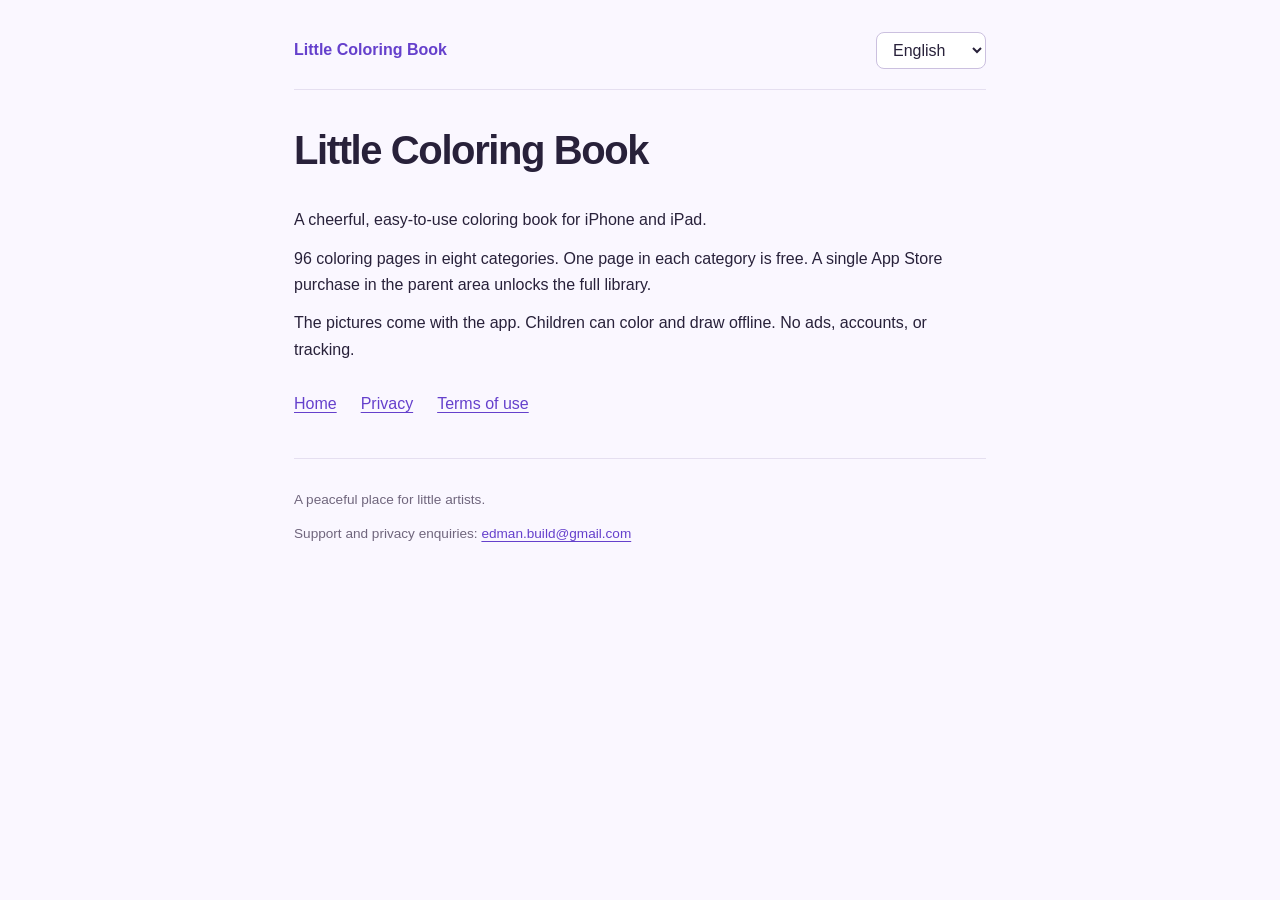
<file: index.html>
<!doctype html>
<html lang="fi">
<head><meta charset="utf-8"><meta name="viewport" content="width=device-width,initial-scale=1"><meta name="color-scheme" content="light"><title>Pikku Värityskirja</title><meta name="description" content="Pikku Värityskirja — tietosuoja ja käyttöehdot."><link rel="stylesheet" href="style.css"></head>
<body><main><header><a id="brand" class="brand" href="index.html">Pikku Värityskirja</a><select id="language" aria-label="Kieli"><option value="fi">Suomi</option><option value="en">English</option><option value="es">Español</option><option value="zh-Hans">简体中文</option><option value="hi">हिन्दी</option><option value="ar">العربية</option></select></header><article id="content"><h1>Pikku Värityskirja</h1><p>Iloinen ja helppokäyttöinen värityskirja iPhonelle ja iPadille.</p><p>96 värityskuvaa kahdeksassa kategoriassa. Yksi kuva jokaisesta kategoriasta on ilmainen, ja koko kirjasto avataan yhdellä App Store -ostolla aikuisen osiossa.</p><p>Kuvat kulkevat sovelluksen mukana. Lapsi voi värittää ja piirtää ilman verkkoyhteyttä. Ei mainoksia, käyttäjätilejä tai seurantaa.</p></article><nav aria-label="Pages"><a data-page="index" href="index.html">Etusivu</a><a data-page="privacy" href="privacy.html">Tietosuoja</a><a data-page="terms" href="terms.html">Käyttöehdot</a></nav><footer id="footer"><p>Rauhallinen paikka pienille taiteilijoille.</p><p>Tuki ja tietosuojakysymykset: <a href="mailto:edman.build@gmail.com">edman.build@gmail.com</a></p></footer></main><script>const translations = {"fi": {"name": "Pikku Värityskirja", "language": "Kieli", "home": "Etusivu", "privacy": "Tietosuoja", "terms": "Käyttöehdot", "updated": "Päivitetty 18.10.2026", "footer": "Rauhallinen paikka pienille taiteilijoille.", "intro": "Iloinen ja helppokäyttöinen värityskirja iPhonelle ja iPadille.", "homebody": ["96 värityskuvaa kahdeksassa kategoriassa. Yksi kuva jokaisesta kategoriasta on ilmainen, ja koko kirjasto avataan yhdellä App Store -ostolla aikuisen osiossa.", "Kuvat kulkevat sovelluksen mukana. Lapsi voi värittää ja piirtää ilman verkkoyhteyttä. Ei mainoksia, käyttäjätilejä tai seurantaa."], "privacybody": [["Mitä sovellus tallentaa?", "Väritykset ja piirrokset tallennetaan laitteen sovellustallennukseen. Sovellus ei lähetä piirroksia tai henkilötietoja meille. Emme ylläpidä käyttäjätilejä emmekä käytä mainos- tai analytiikkapalveluita."], ["Tekoälykuvat", "Värityskuvat on luotu etukäteen tekoälyn avulla ja toimitetaan sovelluksen mukana. Sovellus ei lähetä lapsen kuvia, tekstiä tai muita tietoja tekoälypalveluun. Sovelluksessa ei ole tekoälykeskustelua."], ["Ostot", "Apple käsittelee sovelluksen sisäiset maksut ja niihin liittyvät tilitiedot. Sovellus tarkistaa StoreKitin avulla, onko koko kirjasto ostettu. Emme saa maksukorttisi tietoja. Ostoihin ja ostosten palauttamiseen tarvitaan verkkoyhteys."], ["Tietojen poistaminen ja varmuuskopiot", "Piirroksen voi poistaa sovelluksessa. Sovelluksen poistaminen poistaa sen paikalliset tiedot. Laitteen omat varmuuskopiot voivat sisältää sovelluksen tietoja; hallitset niitä Applen laite- ja iCloud-asetuksissa. Sovelluksella ei ole omaa pilvitallennusta."], ["Lapset ja vanhempien osio", "Ostot, ostosten palautus ja sovelluksen ulkopuoliset linkit ovat aikuisen osiossa vanhempainportin takana. Portti ei kerää ikää tai henkilöllisyystietoja."], ["Kuvan jakaminen", "Aikuinen voi jakaa valmiin värityksen iOS:n jakovalikosta vanhempainportin jälkeen. Kuva siirretään vain valittuun sovellukseen tai palveluun. Kuvassa ei ole piilotettuja henkilö- tai sijaintitietoja. Valitun palvelun oma tietosuojaseloste koskee sen kautta lähetettyä kuvaa."], ["Tämä verkkosivusto", "Sivusto ei käytä evästeitä, analytiikkaa tai mainontaa. GitHub Pages toimii sivuston palveluntarjoajana ja voi käsitellä verkkopyyntöjen teknisiä tietoja, kuten IP-osoitteita, oman tietosuojaselosteensa mukaisesti."], ["Muutokset", "Tietosuojaseloste päivitetään, jos sovelluksen tietojenkäsittely muuttuu. Sivun alussa näkyy viimeisin päivityspäivä."]], "termsbody": [["Sovelluksen käyttö", "Pikku Värityskirja on tarkoitettu henkilökohtaiseen ja perheen käyttöön. Ilmaisia kuvia voi värittää ilman ostosta. Aikuinen vastaa lapsen käytön ohjaamisesta ja ostojen hyväksymisestä."], ["Koko kuvakirjasto", "Koko kirjasto sisältää 96 värityskuvaa kahdeksassa kategoriassa. Kahdeksan kuvaa on ilmaisia. Yksi kertamaksullinen App Store -osto avaa muut kuvat. Kyseessä ei ole jatkuva tilaus. Hinta näkyy sovelluksen aikuisen osiossa ja vahvistetaan Applen ostoikkunassa."], ["Ostojen palautus ja hyvitykset", "Voit palauttaa aiemman ostoksen samalla Apple-tilillä aikuisen osion Palauta ostokset -painikkeella. Apple käsittelee maksut ja palautuspyynnöt ehtojensa mukaisesti. Sovellettava kuluttajansuoja säilyy. Hyvitys tai ostoksen peruuttaminen voi poistaa koko kirjaston käyttöoikeuden."], ["Paikalliset piirrokset", "Piirrokset tallennetaan laitteelle. Niiden säilyminen riippuu laitteesta ja sen varmuuskopioista. Sovelluksella ei ole omaa pilvitallennusta eikä piirrosten palautuspalvelua."], ["Kuvat ja jakaminen", "Voit värittää kuvia henkilökohtaiseen käyttöön. Älä myy tai jaa sovelluksen alkuperäistä kuvakirjastoa sellaisenaan."], ["Ehtojen muutokset", "Sovellusta ja näitä ehtoja voidaan päivittää. Ajantasaiset ehdot julkaistaan tällä sivulla. Nämä ehdot eivät rajoita pakottavaan lainsäädäntöön perustuvia oikeuksiasi."]], "contact": "Tuki ja tietosuojakysymykset", "github": "GitHubin tietosuojaseloste"}, "en": {"name": "Little Coloring Book", "language": "Language", "home": "Home", "privacy": "Privacy", "terms": "Terms of use", "updated": "Updated October 18, 2026", "footer": "A peaceful place for little artists.", "intro": "A cheerful, easy-to-use coloring book for iPhone and iPad.", "homebody": ["96 coloring pages in eight categories. One page in each category is free. A single App Store purchase in the parent area unlocks the full library.", "The pictures come with the app. Children can color and draw offline. No ads, accounts, or tracking."], "privacybody": [["What does the app store?", "Colorings and drawings are saved in the app’s storage on your device. The app does not send drawings or personal information to us. We do not operate user accounts or use advertising or analytics services."], ["AI-generated pictures", "The coloring pictures are created in advance using AI and included in the app. The app does not send children’s pictures, text, or other information to an AI service. It has no AI chat."], ["Purchases", "Apple processes in-app payments and related account information. The app uses StoreKit to check whether the full library has been purchased. We do not receive your payment card details. Purchases and restoring purchases require an internet connection."], ["Deleting data and backups", "You can delete a drawing within the app. Deleting the app removes its local data. Device backups may contain app data; you manage these in Apple’s device and iCloud settings. The app does not provide its own cloud storage."], ["Children and the parent area", "Purchases, purchase restoration, and links outside the app are in a parent area protected by a parental gate. The gate does not collect age or identity information."], ["Sharing a picture", "After the parent check, a grown-up can share a finished picture using the iOS share sheet. The picture goes only to the app or service they choose and contains no hidden personal or location data. The selected service’s privacy policy applies to pictures sent through it."], ["This website", "This site uses no cookies, analytics, or advertising. GitHub Pages hosts the site and may process technical request information, such as IP addresses, under its own privacy statement."], ["Changes", "We will update this policy if the app’s data practices change. The most recent update date appears at the top of this page."]], "termsbody": [["Using the app", "Little Coloring Book is intended for personal and family use. Free pictures can be colored without making a purchase. An adult is responsible for supervising children’s use and approving purchases."], ["The full library", "The full library contains 96 coloring pages in eight categories. Eight pages are free. A single, non-recurring App Store purchase unlocks the remaining pages. This is not a subscription. The price is shown in the parent area and confirmed in Apple’s purchase sheet."], ["Restoring purchases and refunds", "You can restore a previous purchase using the same Apple Account and the Restore purchases button in the parent area. Apple handles payments and refund requests under its terms. Applicable consumer rights remain in effect. A refund or revocation may remove access to the full library."], ["Local drawings", "Drawings are saved on the device. Keeping them depends on the device and its backups. The app does not provide its own cloud storage or drawing recovery service."], ["Pictures and sharing", "You may color the pictures for personal use. Do not sell or redistribute the app’s original picture library as it is."], ["Changes to these terms", "The app and these terms may be updated. Current terms are published on this page. These terms do not limit any rights you have under mandatory law."]], "contact": "Support and privacy enquiries", "github": "GitHub Privacy Statement"}, "es": {"name": "Mi libro de colorear", "language": "Idioma", "home": "Inicio", "privacy": "Privacidad", "terms": "Condiciones de uso", "updated": "Actualizado el 18 de octubre de 2026", "footer": "Un espacio tranquilo para pequeños artistas.", "intro": "Un alegre libro para colorear en iPhone y iPad, muy fácil de usar.", "homebody": ["96 láminas para colorear en ocho categorías. Una lámina de cada categoría es gratuita. Una sola compra en el App Store, desde la sección para adultos, desbloquea toda la biblioteca.", "Las imágenes vienen incluidas en la app. Los niños pueden colorear y dibujar sin conexión. Sin anuncios, cuentas ni seguimiento."], "privacybody": [["¿Qué guarda la app?", "Los dibujos se guardan en el almacenamiento de la app en el dispositivo. La app no nos envía dibujos ni datos personales. No ofrecemos cuentas de usuario ni utilizamos servicios de publicidad o analítica."], ["Imágenes creadas con IA", "Las imágenes para colorear se crean previamente con inteligencia artificial y se incluyen en la app. La app no envía imágenes, textos ni otros datos de los niños a servicios de IA. No incluye un chat con IA."], ["Compras", "Apple gestiona los pagos dentro de la app y la información de la cuenta relacionada. La app utiliza StoreKit para comprobar si se ha comprado la biblioteca completa. No recibimos los datos de tu tarjeta. Las compras y su restauración requieren conexión a internet."], ["Eliminar datos y copias de seguridad", "Puedes eliminar un dibujo desde la app. Al eliminar la app se borran sus datos locales. Las copias de seguridad del dispositivo pueden incluir datos de la app; se gestionan en los ajustes del dispositivo y de iCloud de Apple. La app no ofrece almacenamiento propio en la nube."], ["Niños y sección para adultos", "Las compras, su restauración y los enlaces externos se encuentran en una sección para adultos protegida por un control parental. Este control no recopila datos de edad ni de identidad."], ["Compartir un dibujo", "Después de superar la comprobación para adultos, una persona adulta puede compartir el dibujo terminado desde el menú de iOS. El dibujo solo se envía a la aplicación o al servicio elegido y no contiene datos personales ni de ubicación ocultos. Al enviarlo, se aplica la política de privacidad de ese servicio."], ["Este sitio web", "Este sitio no utiliza cookies, analítica ni publicidad. Está alojado en GitHub Pages, que puede tratar información técnica de las solicitudes, como direcciones IP, conforme a su propia declaración de privacidad."], ["Cambios", "Actualizaremos esta política si cambia el tratamiento de datos de la app. La fecha de la última actualización aparece al principio de esta página."]], "termsbody": [["Uso de la app", "Mi libro de colorear está pensado para uso personal y familiar. Se puede colorear las láminas gratuitas sin realizar ninguna compra. Un adulto debe supervisar el uso por parte de los niños y aprobar las compras."], ["La biblioteca completa", "La biblioteca completa contiene 96 láminas en ocho categorías. Ocho son gratuitas. Una sola compra en el App Store desbloquea las demás. No es una suscripción. El precio se muestra en la sección para adultos y se confirma en la ventana de compra de Apple."], ["Restauración de compras y reembolsos", "Puedes restaurar una compra anterior con la misma Cuenta de Apple mediante el botón Restaurar compras de la sección para adultos. Apple gestiona los pagos y las solicitudes de reembolso conforme a sus condiciones. Se mantienen los derechos de los consumidores que correspondan. Un reembolso o la revocación de una compra puede retirar el acceso a la biblioteca completa."], ["Dibujos guardados en el dispositivo", "Los dibujos se guardan en el dispositivo. Su conservación depende del dispositivo y de sus copias de seguridad. La app no ofrece almacenamiento propio en la nube ni un servicio de recuperación de dibujos."], ["Imágenes y distribución", "Puedes colorear las imágenes para uso personal. No vendas ni redistribuyas la biblioteca de imágenes originales de la app tal como se ofrece."], ["Cambios en las condiciones", "La app y estas condiciones pueden actualizarse. Las condiciones vigentes se publican en esta página. Estas condiciones no limitan los derechos que te reconozca la legislación imperativa."]], "contact": "Asistencia y consultas sobre privacidad", "github": "Declaración de privacidad de GitHub"}, "zh-Hans": {"name": "小小涂色书", "language": "语言", "home": "首页", "privacy": "隐私政策", "terms": "使用条款", "updated": "更新日期：2026年10月18日", "footer": "给小小艺术家的安静创作空间。", "intro": "适用于 iPhone 和 iPad 的趣味涂色书，简单易用。", "homebody": ["八个主题，共96张涂色图。每个主题有一张免费图片。家长可在家长专区通过 App Store 一次购买，解锁完整图库。", "图片已包含在应用中，孩子可以离线涂色和绘画。无广告，无需注册，不进行用户追踪。"], "privacybody": [["应用保存哪些数据？", "涂色作品和绘画保存在设备上的应用存储空间中。应用不会向我们发送作品或个人信息。我们不提供用户账户，也不使用广告或数据分析服务。"], ["AI 生成的图片", "涂色图片由 AI 预先生成，并随应用提供。应用不会将孩子的图片、文字或其他信息发送给 AI 服务，也不提供 AI 聊天功能。"], ["购买", "Apple 负责处理应用内付款及相关账户信息。应用通过 StoreKit 核验是否已购买完整图库。我们不会收到您的银行卡信息。购买和恢复购买需要联网。"], ["删除数据与备份", "您可以在应用内删除作品。删除应用也会删除其本地数据。设备备份可能包含应用数据，您可以在 Apple 的设备设置和 iCloud 设置中管理这些备份。应用不提供独立的云存储服务。"], ["儿童与家长专区", "购买、恢复购买以及应用外链接均位于设有家长验证的专区内。家长验证不会收集年龄或身份信息。"], ["分享画作", "通过家长验证后，成人可以使用 iOS 分享菜单分享完成的画作。图片只会发送到所选的应用或服务，不含隐藏的个人信息或位置信息。通过其他服务发送图片时，适用该服务的隐私政策。"], ["本网站", "本网站不使用 Cookie、数据分析或广告服务。网站由 GitHub Pages 托管，GitHub 可能按照其隐私声明处理 IP 地址等网络请求技术信息。"], ["政策更新", "如果应用的数据处理方式发生变化，我们会更新本政策。最近更新日期显示在页面顶部。"]], "termsbody": [["使用应用", "小小涂色书供个人及家庭使用。免费图片无需购买即可涂色。请由成年人指导儿童使用并批准购买。"], ["完整图库", "完整图库包括八个主题的96张涂色图，其中八张免费。通过 App Store 一次购买即可解锁其余图片，无需订阅。价格显示在家长专区，并在 Apple 的购买确认窗口中确认。"], ["恢复购买与退款", "使用同一个 Apple 账户，在家长专区点击“恢复购买”即可恢复之前的购买。Apple 按照其条款处理付款和退款申请。您依法享有的消费者权利不受影响。退款或购买被撤销后，完整图库的访问权限可能会被移除。"], ["本地作品", "作品保存在设备上，能否保留取决于设备及其备份。应用不提供独立的云存储或作品恢复服务。"], ["图片使用与分享", "您可以将图片用于个人涂色。请勿将应用提供的原始图库原样出售或重新分发。"], ["条款更新", "应用及本条款可能更新。最新条款将在本页面发布。本条款不限制您依据强制性法律规定享有的任何权利。"]], "contact": "支持与隐私咨询", "github": "GitHub 隐私声明"}, "hi": {"name": "नन्ही रंगों की किताब", "language": "भाषा", "home": "मुखपृष्ठ", "privacy": "गोपनीयता", "terms": "उपयोग की शर्तें", "updated": "आखिरी अपडेट: 18 अक्टूबर 2026", "footer": "नन्हे कलाकारों के लिए एक शांत जगह।", "intro": "iPhone और iPad के लिए रंग भरने की एक मज़ेदार और आसान किताब।", "homebody": ["आठ श्रेणियों में रंग भरने के लिए 96 चित्र। हर श्रेणी का एक चित्र मुफ़्त है। अभिभावकों वाले भाग से App Store पर एक बार खरीदकर पूरा संग्रह खोला जा सकता है।", "चित्र ऐप में ही शामिल हैं। बच्चे बिना इंटरनेट के रंग भर सकते हैं और चित्र बना सकते हैं। कोई विज्ञापन, खाता या ट्रैकिंग नहीं।"], "privacybody": [["ऐप क्या सहेजता है?", "रंगे हुए चित्र और बनाई गई कलाकृतियाँ आपके डिवाइस पर ऐप के स्टोरेज में सहेजी जाती हैं। ऐप हमें चित्र या निजी जानकारी नहीं भेजता। हम उपयोगकर्ता खाते नहीं बनाते और विज्ञापन या उपयोग के आँकड़ों का विश्लेषण करने वाली सेवाएँ इस्तेमाल नहीं करते।"], ["AI से बनाए गए चित्र", "रंग भरने के चित्र पहले से AI की मदद से बनाए जाते हैं और ऐप में शामिल होते हैं। ऐप बच्चों के चित्र, लिखी हुई बातें या दूसरी जानकारी किसी AI सेवा को नहीं भेजता। इसमें AI से बातचीत करने की सुविधा नहीं है।"], ["खरीदारी", "ऐप के भीतर किए गए भुगतानों और उनसे जुड़ी खाते की जानकारी को Apple संभालता है। पूरा संग्रह खरीदा गया है या नहीं, यह जाँचने के लिए ऐप StoreKit का उपयोग करता है। हमें आपके भुगतान कार्ड की जानकारी नहीं मिलती। खरीदारी करने और पिछली खरीदारी बहाल करने के लिए इंटरनेट चाहिए।"], ["डेटा मिटाना और बैकअप", "आप ऐप में किसी चित्र को मिटा सकते हैं। ऐप हटाने पर उसका स्थानीय डेटा भी मिट जाता है। डिवाइस के बैकअप में ऐप का डेटा हो सकता है; इन्हें Apple की डिवाइस और iCloud सेटिंग्स में संभाला जा सकता है। ऐप की अपनी क्लाउड स्टोरेज सेवा नहीं है।"], ["बच्चे और अभिभावकों वाला भाग", "खरीदारी, पिछली खरीदारी बहाल करने की सुविधा और ऐप से बाहर के लिंक अभिभावकों वाले भाग में हैं। वहाँ जाने के लिए अभिभावक जाँच पूरी करनी होती है। इस जाँच में उम्र या पहचान की जानकारी नहीं ली जाती।"], ["चित्र भेजना", "अभिभावक जाँच पूरी करने के बाद कोई वयस्क iOS के शेयर मेन्यू से पूरा किया हुआ चित्र भेज सकता है। चित्र केवल चुने गए ऐप या सेवा में जाता है। उसमें छिपी हुई निजी या स्थान की जानकारी नहीं होती। उस सेवा से चित्र भेजने पर उसकी अपनी गोपनीयता नीति लागू होती है।"], ["यह वेबसाइट", "यह वेबसाइट कुकी, विश्लेषण सेवा या विज्ञापन इस्तेमाल नहीं करती। इसे GitHub Pages पर होस्ट किया गया है। GitHub अपनी गोपनीयता नीति के अनुसार IP पते जैसी वेब अनुरोधों की तकनीकी जानकारी संसाधित कर सकता है।"], ["बदलाव", "ऐप में डेटा के इस्तेमाल का तरीका बदलने पर हम यह नीति अपडेट करेंगे। पृष्ठ के ऊपर आखिरी अपडेट की तारीख दी गई है।"]], "termsbody": [["ऐप का उपयोग", "नन्ही रंगों की किताब निजी और पारिवारिक उपयोग के लिए है। मुफ़्त चित्रों में रंग भरने के लिए खरीदारी ज़रूरी नहीं है। बच्चों के उपयोग की निगरानी और खरीदारी की मंज़ूरी की ज़िम्मेदारी किसी वयस्क की है।"], ["चित्रों का पूरा संग्रह", "पूरे संग्रह में आठ श्रेणियों के 96 चित्र हैं। इनमें आठ चित्र मुफ़्त हैं। App Store पर एक बार भुगतान करने से बाकी चित्र खुल जाते हैं। यह सदस्यता नहीं है और कोई नियमित शुल्क नहीं लगता। कीमत अभिभावकों वाले भाग में दिखती है और Apple की खरीदारी स्क्रीन पर उसकी पुष्टि होती है।"], ["खरीदारी बहाल करना और रिफंड", "उसी Apple खाते से अभिभावकों वाले भाग में खरीदारी बहाल करने का बटन दबाकर आप अपनी पिछली खरीदारी वापस पा सकते हैं। भुगतान और रिफंड के अनुरोध Apple की शर्तों के अनुसार Apple संभालता है। लागू उपभोक्ता अधिकार बने रहते हैं। रिफंड या खरीदारी रद्द होने पर पूरे संग्रह का इस्तेमाल बंद हो सकता है।"], ["डिवाइस पर सहेजे गए चित्र", "चित्र डिवाइस पर सहेजे जाते हैं। उनका सुरक्षित रहना डिवाइस और उसके बैकअप पर निर्भर करता है। ऐप की अपनी क्लाउड स्टोरेज या मिटे हुए चित्र वापस लाने की सेवा नहीं है।"], ["चित्रों का उपयोग और साझा करना", "आप निजी उपयोग के लिए चित्रों में रंग भर सकते हैं। ऐप के मूल चित्र-संग्रह को उसी रूप में न बेचें और न दोबारा वितरित करें।"], ["शर्तों में बदलाव", "ऐप और इन शर्तों को अपडेट किया जा सकता है। मौजूदा शर्तें इसी पृष्ठ पर प्रकाशित की जाती हैं। ये शर्तें लागू अनिवार्य कानून के तहत मिले आपके अधिकारों को सीमित नहीं करतीं।"]], "contact": "सहायता और गोपनीयता से जुड़े सवाल", "github": "GitHub की गोपनीयता नीति"}, "ar": {"name": "كتابي للتلوين", "language": "اللغة", "home": "الرئيسية", "privacy": "الخصوصية", "terms": "شروط الاستخدام", "updated": "آخر تحديث: 18 أكتوبر 2026", "footer": "مساحة هادئة للفنانين الصغار.", "intro": "كتاب تلوين مبهج وسهل الاستخدام لأجهزة iPhone وiPad.", "homebody": ["96 صفحة تلوين موزعة على ثماني فئات. صفحة واحدة من كل فئة مجانية. يمكن فتح المكتبة الكاملة بعملية شراء واحدة من App Store في قسم الوالدين.", "الصور مرفقة بالتطبيق، ويمكن للأطفال التلوين والرسم دون اتصال بالإنترنت. لا إعلانات ولا حسابات ولا تتبع."], "privacybody": [["ما الذي يحفظه التطبيق؟", "تُحفظ الرسومات وأعمال التلوين في مساحة تخزين التطبيق على جهازك. لا يرسل التطبيق إلينا الرسومات أو المعلومات الشخصية. لا نوفر حسابات للمستخدمين ولا نستخدم خدمات الإعلانات أو التحليلات."], ["الصور المُنشأة بالذكاء الاصطناعي", "تُنشأ صور التلوين مسبقًا بمساعدة الذكاء الاصطناعي وتُرفق بالتطبيق. لا يرسل التطبيق صور الأطفال أو نصوصهم أو أي معلومات أخرى إلى خدمات الذكاء الاصطناعي. ولا يتضمن محادثة مع الذكاء الاصطناعي."], ["المشتريات", "تتولى Apple معالجة المدفوعات داخل التطبيق ومعلومات الحساب المرتبطة بها. يستخدم التطبيق StoreKit للتحقق من شراء المكتبة الكاملة. لا نتلقى بيانات بطاقة الدفع الخاصة بك. يلزم الاتصال بالإنترنت لإجراء المشتريات واستعادتها."], ["حذف البيانات والنسخ الاحتياطية", "يمكنك حذف الرسومات من داخل التطبيق. يؤدي حذف التطبيق إلى إزالة بياناته المحلية. قد تتضمن النسخ الاحتياطية للجهاز بيانات التطبيق، ويمكنك إدارتها من إعدادات الجهاز وiCloud لدى Apple. لا يقدم التطبيق خدمة تخزين سحابي خاصة به."], ["الأطفال وقسم الوالدين", "توجد المشتريات واستعادتها والروابط المؤدية إلى خارج التطبيق في قسم للوالدين محمي بخطوة تحقق. لا تجمع هذه الخطوة معلومات عن العمر أو الهوية."], ["مشاركة الرسمة", "بعد اجتياز تحقق الوالدين، يمكن لشخص بالغ مشاركة الرسمة المكتملة من قائمة المشاركة في iOS. تُرسل الصورة إلى التطبيق أو الخدمة المختارة فقط، دون بيانات شخصية أو بيانات موقع مخفية. وتسري سياسة خصوصية الخدمة المختارة على الصور المرسلة من خلالها."], ["هذا الموقع", "لا يستخدم هذا الموقع ملفات تعريف الارتباط أو التحليلات أو الإعلانات. يستضيفه GitHub Pages، وقد يعالج GitHub المعلومات التقنية لطلبات الويب، مثل عناوين IP، وفقًا لبيان الخصوصية الخاص به."], ["التغييرات", "سنحدّث هذه السياسة إذا تغيرت طريقة تعامل التطبيق مع البيانات. يظهر تاريخ آخر تحديث في أعلى الصفحة."]], "termsbody": [["استخدام التطبيق", "كتابي للتلوين مخصص للاستخدام الشخصي والعائلي. يمكن تلوين الصور المجانية دون إجراء أي عملية شراء. يتولى شخص بالغ مسؤولية الإشراف على استخدام الأطفال والموافقة على المشتريات."], ["المكتبة الكاملة", "تضم المكتبة الكاملة 96 صفحة تلوين في ثماني فئات، منها ثماني صفحات مجانية. تفتح عملية شراء واحدة من App Store الصفحات المتبقية. هذه ليست خدمة اشتراك ولا تتطلب دفعات متكررة. يظهر السعر في قسم الوالدين ويُؤكَّد في نافذة الشراء لدى Apple."], ["استعادة المشتريات والمبالغ المستردة", "يمكنك استعادة عملية شراء سابقة باستخدام حساب Apple نفسه والضغط على زر استعادة المشتريات في قسم الوالدين. تتولى Apple معالجة المدفوعات وطلبات استرداد المبالغ وفقًا لشروطها. تبقى حقوق المستهلك المقررة قانونًا سارية. وقد يؤدي رد المبلغ أو إلغاء الشراء إلى إزالة حق الوصول إلى المكتبة الكاملة."], ["الرسومات المحفوظة محليًا", "تُحفظ الرسومات على الجهاز. ويعتمد الاحتفاظ بها على الجهاز ونسخه الاحتياطية. لا يقدم التطبيق خدمة تخزين سحابي خاصة به أو خدمة لاسترجاع الرسومات المحذوفة."], ["الصور ومشاركتها", "يمكنك تلوين الصور للاستخدام الشخصي. لا تبع مكتبة الصور الأصلية للتطبيق أو تعِد توزيعها كما هي."], ["تعديل الشروط", "قد يُحدَّث التطبيق وهذه الشروط. تُنشر الشروط السارية على هذه الصفحة. لا تحد هذه الشروط من أي حقوق تمنحك إياها الأحكام القانونية الملزمة."]], "contact": "الدعم والاستفسارات المتعلقة بالخصوصية", "github": "بيان خصوصية GitHub"}};
const page = "index";
const selector = document.getElementById('language');
function paragraph(text, tag = 'p', className = '') { const el = document.createElement(tag); el.textContent = text; if(className) el.className=className; return el; }
function render(lang) {
  const d = translations[lang] || translations.fi;
  document.documentElement.lang = lang;
  document.documentElement.dir = lang === 'ar' ? 'rtl' : 'ltr';
  document.title = page === 'index' ? d.name : d[page] + ' · ' + d.name;
  selector.value = lang;
  selector.setAttribute('aria-label', d.language);
  document.getElementById('brand').textContent=d.name;
  document.getElementById('brand').href='index.html?lang='+lang;
  const article=document.getElementById('content'); article.replaceChildren();
  if(page==='index') { article.append(paragraph(d.name,'h1'),paragraph(d.intro)); d.homebody.forEach(t=>article.append(paragraph(t))); }
  else { article.append(paragraph(d[page],'h1'),paragraph(d.updated,'p','date')); d[page+'body'].forEach(([h,p])=>article.append(paragraph(h,'h2'),paragraph(p))); }
  document.querySelectorAll('nav a').forEach(a=>{const key=a.dataset.page; a.textContent=d[key==='index'?'home':key];a.href=key+'.html?lang='+lang;});
  const footer=document.getElementById('footer'); footer.replaceChildren(paragraph(d.footer));
  const contact=paragraph(d.contact+': '); const email=document.createElement('a');email.href='mailto:edman.build@gmail.com';email.textContent='edman.build@gmail.com';contact.append(email);footer.append(contact);
  if(page==='privacy'){const link=document.createElement('a');link.href='https://docs.github.com/en/site-policy/privacy-policies/github-general-privacy-statement';link.textContent=d.github;footer.append(link);}
  document.querySelector('nav').setAttribute('aria-label',d.home);
}
const requested=new URLSearchParams(location.search).get('lang');
const device=navigator.language.startsWith('zh')?'zh-Hans':navigator.language.split('-')[0];
render(translations[requested]?requested:(translations[device]?device:'en'));
selector.addEventListener('change',()=>{const lang=selector.value;render(lang);history.replaceState(null,'','?lang='+lang);});</script></body>
</html>
</file>
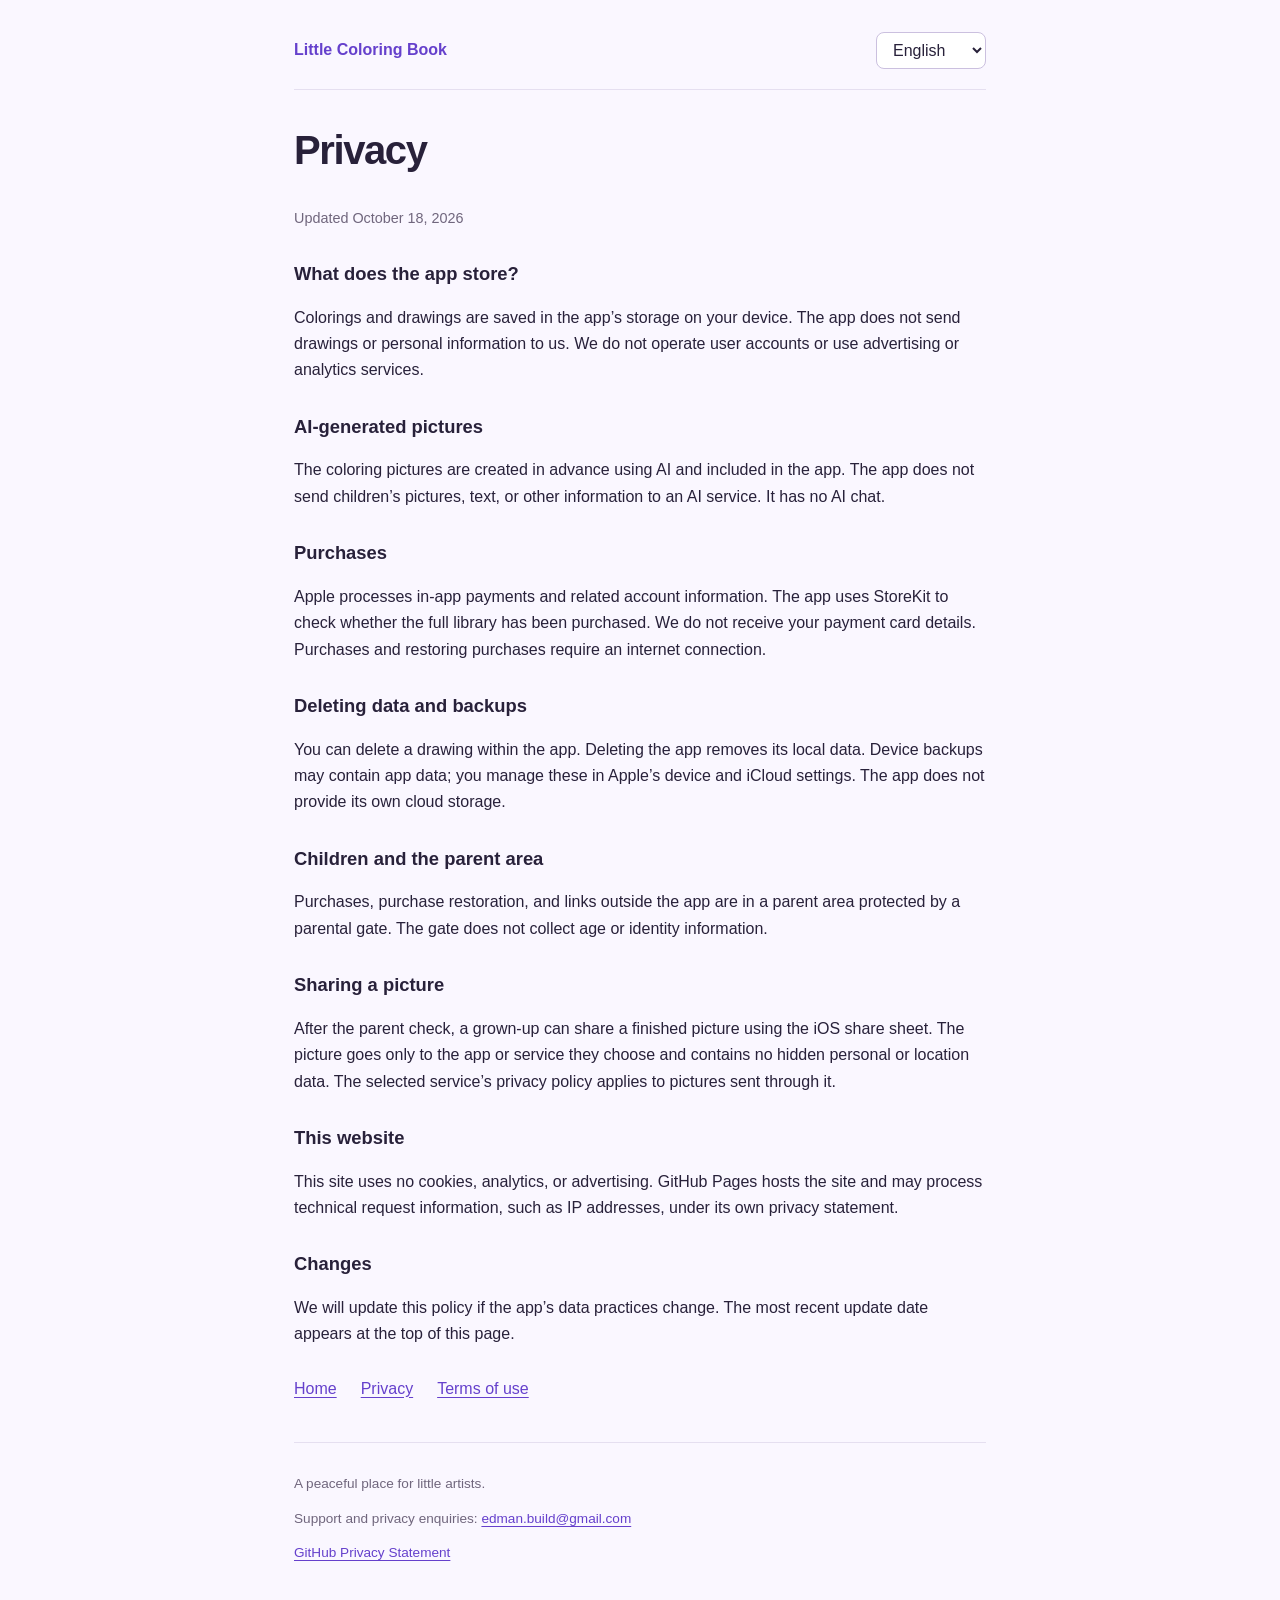
<file: privacy.html>
<!doctype html>
<html lang="fi">
<head><meta charset="utf-8"><meta name="viewport" content="width=device-width,initial-scale=1"><meta name="color-scheme" content="light"><title>Tietosuoja · Pikku Värityskirja</title><meta name="description" content="Pikku Värityskirja — tietosuoja ja käyttöehdot."><link rel="stylesheet" href="style.css"></head>
<body><main><header><a id="brand" class="brand" href="index.html">Pikku Värityskirja</a><select id="language" aria-label="Kieli"><option value="fi">Suomi</option><option value="en">English</option><option value="es">Español</option><option value="zh-Hans">简体中文</option><option value="hi">हिन्दी</option><option value="ar">العربية</option></select></header><article id="content"><h1>Tietosuoja</h1><p class="date">Päivitetty 18.10.2026</p><h2>Mitä sovellus tallentaa?</h2><p>Väritykset ja piirrokset tallennetaan laitteen sovellustallennukseen. Sovellus ei lähetä piirroksia tai henkilötietoja meille. Emme ylläpidä käyttäjätilejä emmekä käytä mainos- tai analytiikkapalveluita.</p><h2>Tekoälykuvat</h2><p>Värityskuvat on luotu etukäteen tekoälyn avulla ja toimitetaan sovelluksen mukana. Sovellus ei lähetä lapsen kuvia, tekstiä tai muita tietoja tekoälypalveluun. Sovelluksessa ei ole tekoälykeskustelua.</p><h2>Ostot</h2><p>Apple käsittelee sovelluksen sisäiset maksut ja niihin liittyvät tilitiedot. Sovellus tarkistaa StoreKitin avulla, onko koko kirjasto ostettu. Emme saa maksukorttisi tietoja. Ostoihin ja ostosten palauttamiseen tarvitaan verkkoyhteys.</p><h2>Tietojen poistaminen ja varmuuskopiot</h2><p>Piirroksen voi poistaa sovelluksessa. Sovelluksen poistaminen poistaa sen paikalliset tiedot. Laitteen omat varmuuskopiot voivat sisältää sovelluksen tietoja; hallitset niitä Applen laite- ja iCloud-asetuksissa. Sovelluksella ei ole omaa pilvitallennusta.</p><h2>Lapset ja vanhempien osio</h2><p>Ostot, ostosten palautus ja sovelluksen ulkopuoliset linkit ovat aikuisen osiossa vanhempainportin takana. Portti ei kerää ikää tai henkilöllisyystietoja.</p><h2>Kuvan jakaminen</h2><p>Aikuinen voi jakaa valmiin värityksen iOS:n jakovalikosta vanhempainportin jälkeen. Kuva siirretään vain valittuun sovellukseen tai palveluun. Kuvassa ei ole piilotettuja henkilö- tai sijaintitietoja. Valitun palvelun oma tietosuojaseloste koskee sen kautta lähetettyä kuvaa.</p><h2>Tämä verkkosivusto</h2><p>Sivusto ei käytä evästeitä, analytiikkaa tai mainontaa. GitHub Pages toimii sivuston palveluntarjoajana ja voi käsitellä verkkopyyntöjen teknisiä tietoja, kuten IP-osoitteita, oman tietosuojaselosteensa mukaisesti.</p><h2>Muutokset</h2><p>Tietosuojaseloste päivitetään, jos sovelluksen tietojenkäsittely muuttuu. Sivun alussa näkyy viimeisin päivityspäivä.</p></article><nav aria-label="Pages"><a data-page="index" href="index.html">Etusivu</a><a data-page="privacy" href="privacy.html">Tietosuoja</a><a data-page="terms" href="terms.html">Käyttöehdot</a></nav><footer id="footer"><p>Rauhallinen paikka pienille taiteilijoille.</p><p>Tuki ja tietosuojakysymykset: <a href="mailto:edman.build@gmail.com">edman.build@gmail.com</a></p></footer></main><script>const translations = {"fi": {"name": "Pikku Värityskirja", "language": "Kieli", "home": "Etusivu", "privacy": "Tietosuoja", "terms": "Käyttöehdot", "updated": "Päivitetty 18.10.2026", "footer": "Rauhallinen paikka pienille taiteilijoille.", "intro": "Iloinen ja helppokäyttöinen värityskirja iPhonelle ja iPadille.", "homebody": ["96 värityskuvaa kahdeksassa kategoriassa. Yksi kuva jokaisesta kategoriasta on ilmainen, ja koko kirjasto avataan yhdellä App Store -ostolla aikuisen osiossa.", "Kuvat kulkevat sovelluksen mukana. Lapsi voi värittää ja piirtää ilman verkkoyhteyttä. Ei mainoksia, käyttäjätilejä tai seurantaa."], "privacybody": [["Mitä sovellus tallentaa?", "Väritykset ja piirrokset tallennetaan laitteen sovellustallennukseen. Sovellus ei lähetä piirroksia tai henkilötietoja meille. Emme ylläpidä käyttäjätilejä emmekä käytä mainos- tai analytiikkapalveluita."], ["Tekoälykuvat", "Värityskuvat on luotu etukäteen tekoälyn avulla ja toimitetaan sovelluksen mukana. Sovellus ei lähetä lapsen kuvia, tekstiä tai muita tietoja tekoälypalveluun. Sovelluksessa ei ole tekoälykeskustelua."], ["Ostot", "Apple käsittelee sovelluksen sisäiset maksut ja niihin liittyvät tilitiedot. Sovellus tarkistaa StoreKitin avulla, onko koko kirjasto ostettu. Emme saa maksukorttisi tietoja. Ostoihin ja ostosten palauttamiseen tarvitaan verkkoyhteys."], ["Tietojen poistaminen ja varmuuskopiot", "Piirroksen voi poistaa sovelluksessa. Sovelluksen poistaminen poistaa sen paikalliset tiedot. Laitteen omat varmuuskopiot voivat sisältää sovelluksen tietoja; hallitset niitä Applen laite- ja iCloud-asetuksissa. Sovelluksella ei ole omaa pilvitallennusta."], ["Lapset ja vanhempien osio", "Ostot, ostosten palautus ja sovelluksen ulkopuoliset linkit ovat aikuisen osiossa vanhempainportin takana. Portti ei kerää ikää tai henkilöllisyystietoja."], ["Kuvan jakaminen", "Aikuinen voi jakaa valmiin värityksen iOS:n jakovalikosta vanhempainportin jälkeen. Kuva siirretään vain valittuun sovellukseen tai palveluun. Kuvassa ei ole piilotettuja henkilö- tai sijaintitietoja. Valitun palvelun oma tietosuojaseloste koskee sen kautta lähetettyä kuvaa."], ["Tämä verkkosivusto", "Sivusto ei käytä evästeitä, analytiikkaa tai mainontaa. GitHub Pages toimii sivuston palveluntarjoajana ja voi käsitellä verkkopyyntöjen teknisiä tietoja, kuten IP-osoitteita, oman tietosuojaselosteensa mukaisesti."], ["Muutokset", "Tietosuojaseloste päivitetään, jos sovelluksen tietojenkäsittely muuttuu. Sivun alussa näkyy viimeisin päivityspäivä."]], "termsbody": [["Sovelluksen käyttö", "Pikku Värityskirja on tarkoitettu henkilökohtaiseen ja perheen käyttöön. Ilmaisia kuvia voi värittää ilman ostosta. Aikuinen vastaa lapsen käytön ohjaamisesta ja ostojen hyväksymisestä."], ["Koko kuvakirjasto", "Koko kirjasto sisältää 96 värityskuvaa kahdeksassa kategoriassa. Kahdeksan kuvaa on ilmaisia. Yksi kertamaksullinen App Store -osto avaa muut kuvat. Kyseessä ei ole jatkuva tilaus. Hinta näkyy sovelluksen aikuisen osiossa ja vahvistetaan Applen ostoikkunassa."], ["Ostojen palautus ja hyvitykset", "Voit palauttaa aiemman ostoksen samalla Apple-tilillä aikuisen osion Palauta ostokset -painikkeella. Apple käsittelee maksut ja palautuspyynnöt ehtojensa mukaisesti. Sovellettava kuluttajansuoja säilyy. Hyvitys tai ostoksen peruuttaminen voi poistaa koko kirjaston käyttöoikeuden."], ["Paikalliset piirrokset", "Piirrokset tallennetaan laitteelle. Niiden säilyminen riippuu laitteesta ja sen varmuuskopioista. Sovelluksella ei ole omaa pilvitallennusta eikä piirrosten palautuspalvelua."], ["Kuvat ja jakaminen", "Voit värittää kuvia henkilökohtaiseen käyttöön. Älä myy tai jaa sovelluksen alkuperäistä kuvakirjastoa sellaisenaan."], ["Ehtojen muutokset", "Sovellusta ja näitä ehtoja voidaan päivittää. Ajantasaiset ehdot julkaistaan tällä sivulla. Nämä ehdot eivät rajoita pakottavaan lainsäädäntöön perustuvia oikeuksiasi."]], "contact": "Tuki ja tietosuojakysymykset", "github": "GitHubin tietosuojaseloste"}, "en": {"name": "Little Coloring Book", "language": "Language", "home": "Home", "privacy": "Privacy", "terms": "Terms of use", "updated": "Updated October 18, 2026", "footer": "A peaceful place for little artists.", "intro": "A cheerful, easy-to-use coloring book for iPhone and iPad.", "homebody": ["96 coloring pages in eight categories. One page in each category is free. A single App Store purchase in the parent area unlocks the full library.", "The pictures come with the app. Children can color and draw offline. No ads, accounts, or tracking."], "privacybody": [["What does the app store?", "Colorings and drawings are saved in the app’s storage on your device. The app does not send drawings or personal information to us. We do not operate user accounts or use advertising or analytics services."], ["AI-generated pictures", "The coloring pictures are created in advance using AI and included in the app. The app does not send children’s pictures, text, or other information to an AI service. It has no AI chat."], ["Purchases", "Apple processes in-app payments and related account information. The app uses StoreKit to check whether the full library has been purchased. We do not receive your payment card details. Purchases and restoring purchases require an internet connection."], ["Deleting data and backups", "You can delete a drawing within the app. Deleting the app removes its local data. Device backups may contain app data; you manage these in Apple’s device and iCloud settings. The app does not provide its own cloud storage."], ["Children and the parent area", "Purchases, purchase restoration, and links outside the app are in a parent area protected by a parental gate. The gate does not collect age or identity information."], ["Sharing a picture", "After the parent check, a grown-up can share a finished picture using the iOS share sheet. The picture goes only to the app or service they choose and contains no hidden personal or location data. The selected service’s privacy policy applies to pictures sent through it."], ["This website", "This site uses no cookies, analytics, or advertising. GitHub Pages hosts the site and may process technical request information, such as IP addresses, under its own privacy statement."], ["Changes", "We will update this policy if the app’s data practices change. The most recent update date appears at the top of this page."]], "termsbody": [["Using the app", "Little Coloring Book is intended for personal and family use. Free pictures can be colored without making a purchase. An adult is responsible for supervising children’s use and approving purchases."], ["The full library", "The full library contains 96 coloring pages in eight categories. Eight pages are free. A single, non-recurring App Store purchase unlocks the remaining pages. This is not a subscription. The price is shown in the parent area and confirmed in Apple’s purchase sheet."], ["Restoring purchases and refunds", "You can restore a previous purchase using the same Apple Account and the Restore purchases button in the parent area. Apple handles payments and refund requests under its terms. Applicable consumer rights remain in effect. A refund or revocation may remove access to the full library."], ["Local drawings", "Drawings are saved on the device. Keeping them depends on the device and its backups. The app does not provide its own cloud storage or drawing recovery service."], ["Pictures and sharing", "You may color the pictures for personal use. Do not sell or redistribute the app’s original picture library as it is."], ["Changes to these terms", "The app and these terms may be updated. Current terms are published on this page. These terms do not limit any rights you have under mandatory law."]], "contact": "Support and privacy enquiries", "github": "GitHub Privacy Statement"}, "es": {"name": "Mi libro de colorear", "language": "Idioma", "home": "Inicio", "privacy": "Privacidad", "terms": "Condiciones de uso", "updated": "Actualizado el 18 de octubre de 2026", "footer": "Un espacio tranquilo para pequeños artistas.", "intro": "Un alegre libro para colorear en iPhone y iPad, muy fácil de usar.", "homebody": ["96 láminas para colorear en ocho categorías. Una lámina de cada categoría es gratuita. Una sola compra en el App Store, desde la sección para adultos, desbloquea toda la biblioteca.", "Las imágenes vienen incluidas en la app. Los niños pueden colorear y dibujar sin conexión. Sin anuncios, cuentas ni seguimiento."], "privacybody": [["¿Qué guarda la app?", "Los dibujos se guardan en el almacenamiento de la app en el dispositivo. La app no nos envía dibujos ni datos personales. No ofrecemos cuentas de usuario ni utilizamos servicios de publicidad o analítica."], ["Imágenes creadas con IA", "Las imágenes para colorear se crean previamente con inteligencia artificial y se incluyen en la app. La app no envía imágenes, textos ni otros datos de los niños a servicios de IA. No incluye un chat con IA."], ["Compras", "Apple gestiona los pagos dentro de la app y la información de la cuenta relacionada. La app utiliza StoreKit para comprobar si se ha comprado la biblioteca completa. No recibimos los datos de tu tarjeta. Las compras y su restauración requieren conexión a internet."], ["Eliminar datos y copias de seguridad", "Puedes eliminar un dibujo desde la app. Al eliminar la app se borran sus datos locales. Las copias de seguridad del dispositivo pueden incluir datos de la app; se gestionan en los ajustes del dispositivo y de iCloud de Apple. La app no ofrece almacenamiento propio en la nube."], ["Niños y sección para adultos", "Las compras, su restauración y los enlaces externos se encuentran en una sección para adultos protegida por un control parental. Este control no recopila datos de edad ni de identidad."], ["Compartir un dibujo", "Después de superar la comprobación para adultos, una persona adulta puede compartir el dibujo terminado desde el menú de iOS. El dibujo solo se envía a la aplicación o al servicio elegido y no contiene datos personales ni de ubicación ocultos. Al enviarlo, se aplica la política de privacidad de ese servicio."], ["Este sitio web", "Este sitio no utiliza cookies, analítica ni publicidad. Está alojado en GitHub Pages, que puede tratar información técnica de las solicitudes, como direcciones IP, conforme a su propia declaración de privacidad."], ["Cambios", "Actualizaremos esta política si cambia el tratamiento de datos de la app. La fecha de la última actualización aparece al principio de esta página."]], "termsbody": [["Uso de la app", "Mi libro de colorear está pensado para uso personal y familiar. Se puede colorear las láminas gratuitas sin realizar ninguna compra. Un adulto debe supervisar el uso por parte de los niños y aprobar las compras."], ["La biblioteca completa", "La biblioteca completa contiene 96 láminas en ocho categorías. Ocho son gratuitas. Una sola compra en el App Store desbloquea las demás. No es una suscripción. El precio se muestra en la sección para adultos y se confirma en la ventana de compra de Apple."], ["Restauración de compras y reembolsos", "Puedes restaurar una compra anterior con la misma Cuenta de Apple mediante el botón Restaurar compras de la sección para adultos. Apple gestiona los pagos y las solicitudes de reembolso conforme a sus condiciones. Se mantienen los derechos de los consumidores que correspondan. Un reembolso o la revocación de una compra puede retirar el acceso a la biblioteca completa."], ["Dibujos guardados en el dispositivo", "Los dibujos se guardan en el dispositivo. Su conservación depende del dispositivo y de sus copias de seguridad. La app no ofrece almacenamiento propio en la nube ni un servicio de recuperación de dibujos."], ["Imágenes y distribución", "Puedes colorear las imágenes para uso personal. No vendas ni redistribuyas la biblioteca de imágenes originales de la app tal como se ofrece."], ["Cambios en las condiciones", "La app y estas condiciones pueden actualizarse. Las condiciones vigentes se publican en esta página. Estas condiciones no limitan los derechos que te reconozca la legislación imperativa."]], "contact": "Asistencia y consultas sobre privacidad", "github": "Declaración de privacidad de GitHub"}, "zh-Hans": {"name": "小小涂色书", "language": "语言", "home": "首页", "privacy": "隐私政策", "terms": "使用条款", "updated": "更新日期：2026年10月18日", "footer": "给小小艺术家的安静创作空间。", "intro": "适用于 iPhone 和 iPad 的趣味涂色书，简单易用。", "homebody": ["八个主题，共96张涂色图。每个主题有一张免费图片。家长可在家长专区通过 App Store 一次购买，解锁完整图库。", "图片已包含在应用中，孩子可以离线涂色和绘画。无广告，无需注册，不进行用户追踪。"], "privacybody": [["应用保存哪些数据？", "涂色作品和绘画保存在设备上的应用存储空间中。应用不会向我们发送作品或个人信息。我们不提供用户账户，也不使用广告或数据分析服务。"], ["AI 生成的图片", "涂色图片由 AI 预先生成，并随应用提供。应用不会将孩子的图片、文字或其他信息发送给 AI 服务，也不提供 AI 聊天功能。"], ["购买", "Apple 负责处理应用内付款及相关账户信息。应用通过 StoreKit 核验是否已购买完整图库。我们不会收到您的银行卡信息。购买和恢复购买需要联网。"], ["删除数据与备份", "您可以在应用内删除作品。删除应用也会删除其本地数据。设备备份可能包含应用数据，您可以在 Apple 的设备设置和 iCloud 设置中管理这些备份。应用不提供独立的云存储服务。"], ["儿童与家长专区", "购买、恢复购买以及应用外链接均位于设有家长验证的专区内。家长验证不会收集年龄或身份信息。"], ["分享画作", "通过家长验证后，成人可以使用 iOS 分享菜单分享完成的画作。图片只会发送到所选的应用或服务，不含隐藏的个人信息或位置信息。通过其他服务发送图片时，适用该服务的隐私政策。"], ["本网站", "本网站不使用 Cookie、数据分析或广告服务。网站由 GitHub Pages 托管，GitHub 可能按照其隐私声明处理 IP 地址等网络请求技术信息。"], ["政策更新", "如果应用的数据处理方式发生变化，我们会更新本政策。最近更新日期显示在页面顶部。"]], "termsbody": [["使用应用", "小小涂色书供个人及家庭使用。免费图片无需购买即可涂色。请由成年人指导儿童使用并批准购买。"], ["完整图库", "完整图库包括八个主题的96张涂色图，其中八张免费。通过 App Store 一次购买即可解锁其余图片，无需订阅。价格显示在家长专区，并在 Apple 的购买确认窗口中确认。"], ["恢复购买与退款", "使用同一个 Apple 账户，在家长专区点击“恢复购买”即可恢复之前的购买。Apple 按照其条款处理付款和退款申请。您依法享有的消费者权利不受影响。退款或购买被撤销后，完整图库的访问权限可能会被移除。"], ["本地作品", "作品保存在设备上，能否保留取决于设备及其备份。应用不提供独立的云存储或作品恢复服务。"], ["图片使用与分享", "您可以将图片用于个人涂色。请勿将应用提供的原始图库原样出售或重新分发。"], ["条款更新", "应用及本条款可能更新。最新条款将在本页面发布。本条款不限制您依据强制性法律规定享有的任何权利。"]], "contact": "支持与隐私咨询", "github": "GitHub 隐私声明"}, "hi": {"name": "नन्ही रंगों की किताब", "language": "भाषा", "home": "मुखपृष्ठ", "privacy": "गोपनीयता", "terms": "उपयोग की शर्तें", "updated": "आखिरी अपडेट: 18 अक्टूबर 2026", "footer": "नन्हे कलाकारों के लिए एक शांत जगह।", "intro": "iPhone और iPad के लिए रंग भरने की एक मज़ेदार और आसान किताब।", "homebody": ["आठ श्रेणियों में रंग भरने के लिए 96 चित्र। हर श्रेणी का एक चित्र मुफ़्त है। अभिभावकों वाले भाग से App Store पर एक बार खरीदकर पूरा संग्रह खोला जा सकता है।", "चित्र ऐप में ही शामिल हैं। बच्चे बिना इंटरनेट के रंग भर सकते हैं और चित्र बना सकते हैं। कोई विज्ञापन, खाता या ट्रैकिंग नहीं।"], "privacybody": [["ऐप क्या सहेजता है?", "रंगे हुए चित्र और बनाई गई कलाकृतियाँ आपके डिवाइस पर ऐप के स्टोरेज में सहेजी जाती हैं। ऐप हमें चित्र या निजी जानकारी नहीं भेजता। हम उपयोगकर्ता खाते नहीं बनाते और विज्ञापन या उपयोग के आँकड़ों का विश्लेषण करने वाली सेवाएँ इस्तेमाल नहीं करते।"], ["AI से बनाए गए चित्र", "रंग भरने के चित्र पहले से AI की मदद से बनाए जाते हैं और ऐप में शामिल होते हैं। ऐप बच्चों के चित्र, लिखी हुई बातें या दूसरी जानकारी किसी AI सेवा को नहीं भेजता। इसमें AI से बातचीत करने की सुविधा नहीं है।"], ["खरीदारी", "ऐप के भीतर किए गए भुगतानों और उनसे जुड़ी खाते की जानकारी को Apple संभालता है। पूरा संग्रह खरीदा गया है या नहीं, यह जाँचने के लिए ऐप StoreKit का उपयोग करता है। हमें आपके भुगतान कार्ड की जानकारी नहीं मिलती। खरीदारी करने और पिछली खरीदारी बहाल करने के लिए इंटरनेट चाहिए।"], ["डेटा मिटाना और बैकअप", "आप ऐप में किसी चित्र को मिटा सकते हैं। ऐप हटाने पर उसका स्थानीय डेटा भी मिट जाता है। डिवाइस के बैकअप में ऐप का डेटा हो सकता है; इन्हें Apple की डिवाइस और iCloud सेटिंग्स में संभाला जा सकता है। ऐप की अपनी क्लाउड स्टोरेज सेवा नहीं है।"], ["बच्चे और अभिभावकों वाला भाग", "खरीदारी, पिछली खरीदारी बहाल करने की सुविधा और ऐप से बाहर के लिंक अभिभावकों वाले भाग में हैं। वहाँ जाने के लिए अभिभावक जाँच पूरी करनी होती है। इस जाँच में उम्र या पहचान की जानकारी नहीं ली जाती।"], ["चित्र भेजना", "अभिभावक जाँच पूरी करने के बाद कोई वयस्क iOS के शेयर मेन्यू से पूरा किया हुआ चित्र भेज सकता है। चित्र केवल चुने गए ऐप या सेवा में जाता है। उसमें छिपी हुई निजी या स्थान की जानकारी नहीं होती। उस सेवा से चित्र भेजने पर उसकी अपनी गोपनीयता नीति लागू होती है।"], ["यह वेबसाइट", "यह वेबसाइट कुकी, विश्लेषण सेवा या विज्ञापन इस्तेमाल नहीं करती। इसे GitHub Pages पर होस्ट किया गया है। GitHub अपनी गोपनीयता नीति के अनुसार IP पते जैसी वेब अनुरोधों की तकनीकी जानकारी संसाधित कर सकता है।"], ["बदलाव", "ऐप में डेटा के इस्तेमाल का तरीका बदलने पर हम यह नीति अपडेट करेंगे। पृष्ठ के ऊपर आखिरी अपडेट की तारीख दी गई है।"]], "termsbody": [["ऐप का उपयोग", "नन्ही रंगों की किताब निजी और पारिवारिक उपयोग के लिए है। मुफ़्त चित्रों में रंग भरने के लिए खरीदारी ज़रूरी नहीं है। बच्चों के उपयोग की निगरानी और खरीदारी की मंज़ूरी की ज़िम्मेदारी किसी वयस्क की है।"], ["चित्रों का पूरा संग्रह", "पूरे संग्रह में आठ श्रेणियों के 96 चित्र हैं। इनमें आठ चित्र मुफ़्त हैं। App Store पर एक बार भुगतान करने से बाकी चित्र खुल जाते हैं। यह सदस्यता नहीं है और कोई नियमित शुल्क नहीं लगता। कीमत अभिभावकों वाले भाग में दिखती है और Apple की खरीदारी स्क्रीन पर उसकी पुष्टि होती है।"], ["खरीदारी बहाल करना और रिफंड", "उसी Apple खाते से अभिभावकों वाले भाग में खरीदारी बहाल करने का बटन दबाकर आप अपनी पिछली खरीदारी वापस पा सकते हैं। भुगतान और रिफंड के अनुरोध Apple की शर्तों के अनुसार Apple संभालता है। लागू उपभोक्ता अधिकार बने रहते हैं। रिफंड या खरीदारी रद्द होने पर पूरे संग्रह का इस्तेमाल बंद हो सकता है।"], ["डिवाइस पर सहेजे गए चित्र", "चित्र डिवाइस पर सहेजे जाते हैं। उनका सुरक्षित रहना डिवाइस और उसके बैकअप पर निर्भर करता है। ऐप की अपनी क्लाउड स्टोरेज या मिटे हुए चित्र वापस लाने की सेवा नहीं है।"], ["चित्रों का उपयोग और साझा करना", "आप निजी उपयोग के लिए चित्रों में रंग भर सकते हैं। ऐप के मूल चित्र-संग्रह को उसी रूप में न बेचें और न दोबारा वितरित करें।"], ["शर्तों में बदलाव", "ऐप और इन शर्तों को अपडेट किया जा सकता है। मौजूदा शर्तें इसी पृष्ठ पर प्रकाशित की जाती हैं। ये शर्तें लागू अनिवार्य कानून के तहत मिले आपके अधिकारों को सीमित नहीं करतीं।"]], "contact": "सहायता और गोपनीयता से जुड़े सवाल", "github": "GitHub की गोपनीयता नीति"}, "ar": {"name": "كتابي للتلوين", "language": "اللغة", "home": "الرئيسية", "privacy": "الخصوصية", "terms": "شروط الاستخدام", "updated": "آخر تحديث: 18 أكتوبر 2026", "footer": "مساحة هادئة للفنانين الصغار.", "intro": "كتاب تلوين مبهج وسهل الاستخدام لأجهزة iPhone وiPad.", "homebody": ["96 صفحة تلوين موزعة على ثماني فئات. صفحة واحدة من كل فئة مجانية. يمكن فتح المكتبة الكاملة بعملية شراء واحدة من App Store في قسم الوالدين.", "الصور مرفقة بالتطبيق، ويمكن للأطفال التلوين والرسم دون اتصال بالإنترنت. لا إعلانات ولا حسابات ولا تتبع."], "privacybody": [["ما الذي يحفظه التطبيق؟", "تُحفظ الرسومات وأعمال التلوين في مساحة تخزين التطبيق على جهازك. لا يرسل التطبيق إلينا الرسومات أو المعلومات الشخصية. لا نوفر حسابات للمستخدمين ولا نستخدم خدمات الإعلانات أو التحليلات."], ["الصور المُنشأة بالذكاء الاصطناعي", "تُنشأ صور التلوين مسبقًا بمساعدة الذكاء الاصطناعي وتُرفق بالتطبيق. لا يرسل التطبيق صور الأطفال أو نصوصهم أو أي معلومات أخرى إلى خدمات الذكاء الاصطناعي. ولا يتضمن محادثة مع الذكاء الاصطناعي."], ["المشتريات", "تتولى Apple معالجة المدفوعات داخل التطبيق ومعلومات الحساب المرتبطة بها. يستخدم التطبيق StoreKit للتحقق من شراء المكتبة الكاملة. لا نتلقى بيانات بطاقة الدفع الخاصة بك. يلزم الاتصال بالإنترنت لإجراء المشتريات واستعادتها."], ["حذف البيانات والنسخ الاحتياطية", "يمكنك حذف الرسومات من داخل التطبيق. يؤدي حذف التطبيق إلى إزالة بياناته المحلية. قد تتضمن النسخ الاحتياطية للجهاز بيانات التطبيق، ويمكنك إدارتها من إعدادات الجهاز وiCloud لدى Apple. لا يقدم التطبيق خدمة تخزين سحابي خاصة به."], ["الأطفال وقسم الوالدين", "توجد المشتريات واستعادتها والروابط المؤدية إلى خارج التطبيق في قسم للوالدين محمي بخطوة تحقق. لا تجمع هذه الخطوة معلومات عن العمر أو الهوية."], ["مشاركة الرسمة", "بعد اجتياز تحقق الوالدين، يمكن لشخص بالغ مشاركة الرسمة المكتملة من قائمة المشاركة في iOS. تُرسل الصورة إلى التطبيق أو الخدمة المختارة فقط، دون بيانات شخصية أو بيانات موقع مخفية. وتسري سياسة خصوصية الخدمة المختارة على الصور المرسلة من خلالها."], ["هذا الموقع", "لا يستخدم هذا الموقع ملفات تعريف الارتباط أو التحليلات أو الإعلانات. يستضيفه GitHub Pages، وقد يعالج GitHub المعلومات التقنية لطلبات الويب، مثل عناوين IP، وفقًا لبيان الخصوصية الخاص به."], ["التغييرات", "سنحدّث هذه السياسة إذا تغيرت طريقة تعامل التطبيق مع البيانات. يظهر تاريخ آخر تحديث في أعلى الصفحة."]], "termsbody": [["استخدام التطبيق", "كتابي للتلوين مخصص للاستخدام الشخصي والعائلي. يمكن تلوين الصور المجانية دون إجراء أي عملية شراء. يتولى شخص بالغ مسؤولية الإشراف على استخدام الأطفال والموافقة على المشتريات."], ["المكتبة الكاملة", "تضم المكتبة الكاملة 96 صفحة تلوين في ثماني فئات، منها ثماني صفحات مجانية. تفتح عملية شراء واحدة من App Store الصفحات المتبقية. هذه ليست خدمة اشتراك ولا تتطلب دفعات متكررة. يظهر السعر في قسم الوالدين ويُؤكَّد في نافذة الشراء لدى Apple."], ["استعادة المشتريات والمبالغ المستردة", "يمكنك استعادة عملية شراء سابقة باستخدام حساب Apple نفسه والضغط على زر استعادة المشتريات في قسم الوالدين. تتولى Apple معالجة المدفوعات وطلبات استرداد المبالغ وفقًا لشروطها. تبقى حقوق المستهلك المقررة قانونًا سارية. وقد يؤدي رد المبلغ أو إلغاء الشراء إلى إزالة حق الوصول إلى المكتبة الكاملة."], ["الرسومات المحفوظة محليًا", "تُحفظ الرسومات على الجهاز. ويعتمد الاحتفاظ بها على الجهاز ونسخه الاحتياطية. لا يقدم التطبيق خدمة تخزين سحابي خاصة به أو خدمة لاسترجاع الرسومات المحذوفة."], ["الصور ومشاركتها", "يمكنك تلوين الصور للاستخدام الشخصي. لا تبع مكتبة الصور الأصلية للتطبيق أو تعِد توزيعها كما هي."], ["تعديل الشروط", "قد يُحدَّث التطبيق وهذه الشروط. تُنشر الشروط السارية على هذه الصفحة. لا تحد هذه الشروط من أي حقوق تمنحك إياها الأحكام القانونية الملزمة."]], "contact": "الدعم والاستفسارات المتعلقة بالخصوصية", "github": "بيان خصوصية GitHub"}};
const page = "privacy";
const selector = document.getElementById('language');
function paragraph(text, tag = 'p', className = '') { const el = document.createElement(tag); el.textContent = text; if(className) el.className=className; return el; }
function render(lang) {
  const d = translations[lang] || translations.fi;
  document.documentElement.lang = lang;
  document.documentElement.dir = lang === 'ar' ? 'rtl' : 'ltr';
  document.title = page === 'index' ? d.name : d[page] + ' · ' + d.name;
  selector.value = lang;
  selector.setAttribute('aria-label', d.language);
  document.getElementById('brand').textContent=d.name;
  document.getElementById('brand').href='index.html?lang='+lang;
  const article=document.getElementById('content'); article.replaceChildren();
  if(page==='index') { article.append(paragraph(d.name,'h1'),paragraph(d.intro)); d.homebody.forEach(t=>article.append(paragraph(t))); }
  else { article.append(paragraph(d[page],'h1'),paragraph(d.updated,'p','date')); d[page+'body'].forEach(([h,p])=>article.append(paragraph(h,'h2'),paragraph(p))); }
  document.querySelectorAll('nav a').forEach(a=>{const key=a.dataset.page; a.textContent=d[key==='index'?'home':key];a.href=key+'.html?lang='+lang;});
  const footer=document.getElementById('footer'); footer.replaceChildren(paragraph(d.footer));
  const contact=paragraph(d.contact+': '); const email=document.createElement('a');email.href='mailto:edman.build@gmail.com';email.textContent='edman.build@gmail.com';contact.append(email);footer.append(contact);
  if(page==='privacy'){const link=document.createElement('a');link.href='https://docs.github.com/en/site-policy/privacy-policies/github-general-privacy-statement';link.textContent=d.github;footer.append(link);}
  document.querySelector('nav').setAttribute('aria-label',d.home);
}
const requested=new URLSearchParams(location.search).get('lang');
const device=navigator.language.startsWith('zh')?'zh-Hans':navigator.language.split('-')[0];
render(translations[requested]?requested:(translations[device]?device:'en'));
selector.addEventListener('change',()=>{const lang=selector.value;render(lang);history.replaceState(null,'','?lang='+lang);});</script></body>
</html>
</file>
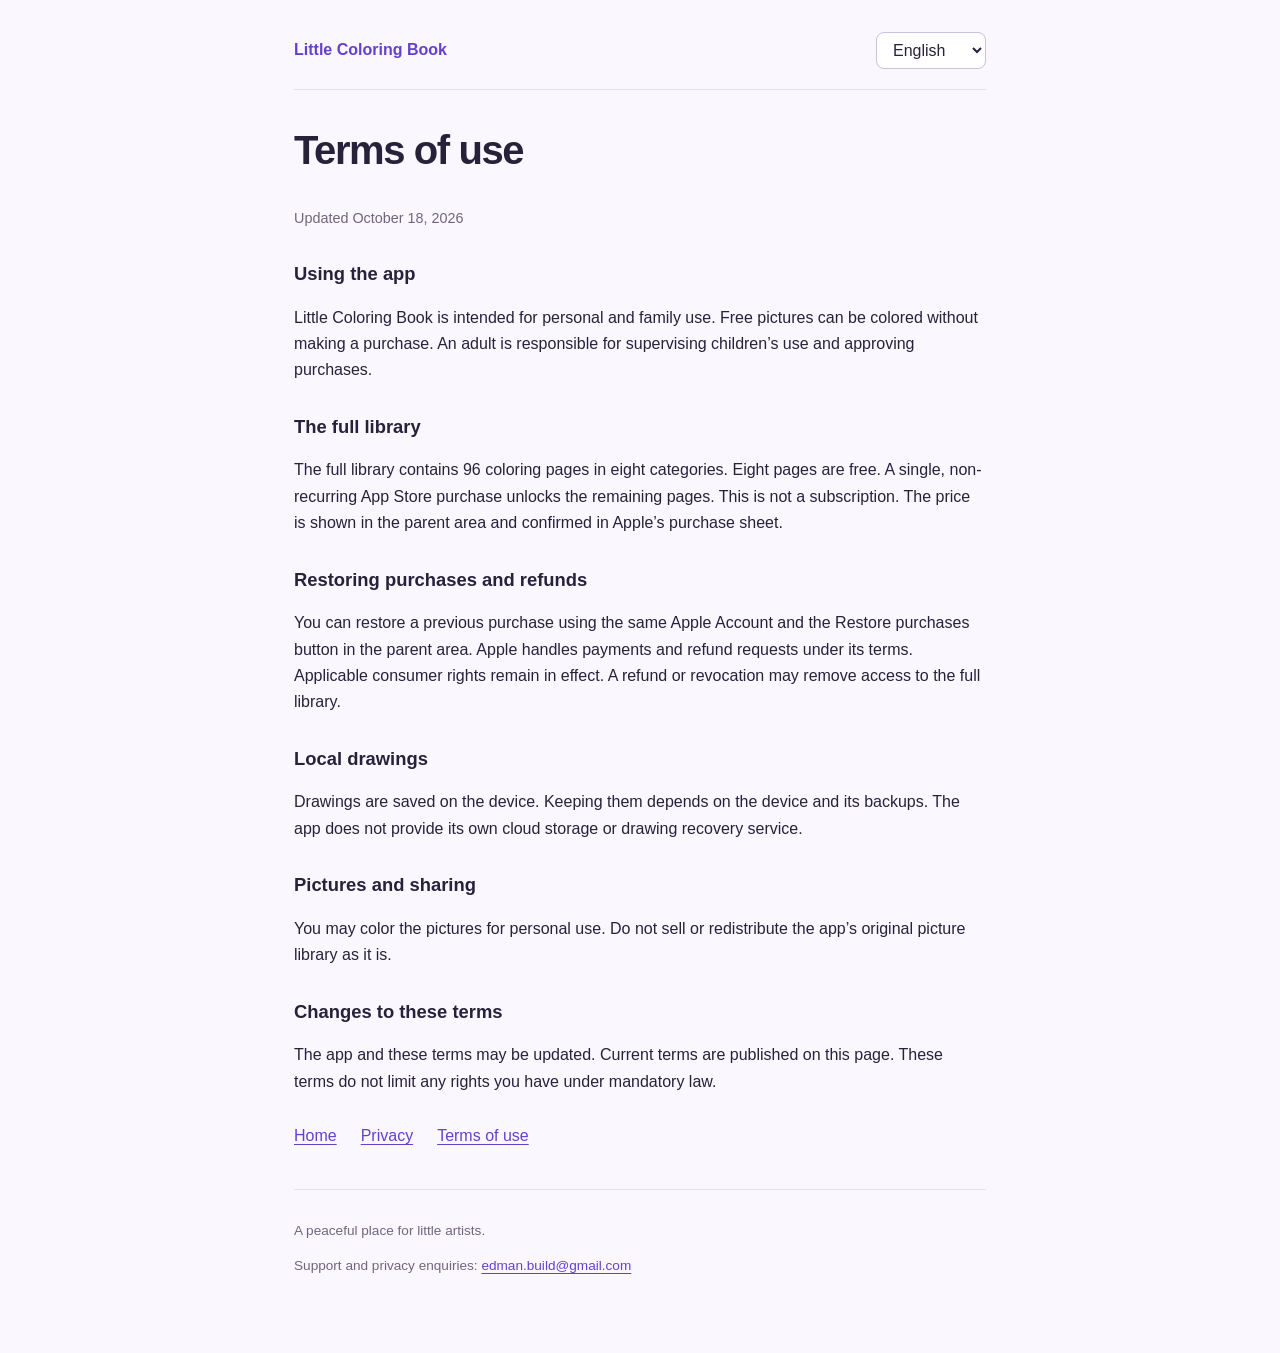
<file: terms.html>
<!doctype html>
<html lang="fi">
<head><meta charset="utf-8"><meta name="viewport" content="width=device-width,initial-scale=1"><meta name="color-scheme" content="light"><title>Käyttöehdot · Pikku Värityskirja</title><meta name="description" content="Pikku Värityskirja — tietosuoja ja käyttöehdot."><link rel="stylesheet" href="style.css"></head>
<body><main><header><a id="brand" class="brand" href="index.html">Pikku Värityskirja</a><select id="language" aria-label="Kieli"><option value="fi">Suomi</option><option value="en">English</option><option value="es">Español</option><option value="zh-Hans">简体中文</option><option value="hi">हिन्दी</option><option value="ar">العربية</option></select></header><article id="content"><h1>Käyttöehdot</h1><p class="date">Päivitetty 18.10.2026</p><h2>Sovelluksen käyttö</h2><p>Pikku Värityskirja on tarkoitettu henkilökohtaiseen ja perheen käyttöön. Ilmaisia kuvia voi värittää ilman ostosta. Aikuinen vastaa lapsen käytön ohjaamisesta ja ostojen hyväksymisestä.</p><h2>Koko kuvakirjasto</h2><p>Koko kirjasto sisältää 96 värityskuvaa kahdeksassa kategoriassa. Kahdeksan kuvaa on ilmaisia. Yksi kertamaksullinen App Store -osto avaa muut kuvat. Kyseessä ei ole jatkuva tilaus. Hinta näkyy sovelluksen aikuisen osiossa ja vahvistetaan Applen ostoikkunassa.</p><h2>Ostojen palautus ja hyvitykset</h2><p>Voit palauttaa aiemman ostoksen samalla Apple-tilillä aikuisen osion Palauta ostokset -painikkeella. Apple käsittelee maksut ja palautuspyynnöt ehtojensa mukaisesti. Sovellettava kuluttajansuoja säilyy. Hyvitys tai ostoksen peruuttaminen voi poistaa koko kirjaston käyttöoikeuden.</p><h2>Paikalliset piirrokset</h2><p>Piirrokset tallennetaan laitteelle. Niiden säilyminen riippuu laitteesta ja sen varmuuskopioista. Sovelluksella ei ole omaa pilvitallennusta eikä piirrosten palautuspalvelua.</p><h2>Kuvat ja jakaminen</h2><p>Voit värittää kuvia henkilökohtaiseen käyttöön. Älä myy tai jaa sovelluksen alkuperäistä kuvakirjastoa sellaisenaan.</p><h2>Ehtojen muutokset</h2><p>Sovellusta ja näitä ehtoja voidaan päivittää. Ajantasaiset ehdot julkaistaan tällä sivulla. Nämä ehdot eivät rajoita pakottavaan lainsäädäntöön perustuvia oikeuksiasi.</p></article><nav aria-label="Pages"><a data-page="index" href="index.html">Etusivu</a><a data-page="privacy" href="privacy.html">Tietosuoja</a><a data-page="terms" href="terms.html">Käyttöehdot</a></nav><footer id="footer"><p>Rauhallinen paikka pienille taiteilijoille.</p><p>Tuki ja tietosuojakysymykset: <a href="mailto:edman.build@gmail.com">edman.build@gmail.com</a></p></footer></main><script>const translations = {"fi": {"name": "Pikku Värityskirja", "language": "Kieli", "home": "Etusivu", "privacy": "Tietosuoja", "terms": "Käyttöehdot", "updated": "Päivitetty 18.10.2026", "footer": "Rauhallinen paikka pienille taiteilijoille.", "intro": "Iloinen ja helppokäyttöinen värityskirja iPhonelle ja iPadille.", "homebody": ["96 värityskuvaa kahdeksassa kategoriassa. Yksi kuva jokaisesta kategoriasta on ilmainen, ja koko kirjasto avataan yhdellä App Store -ostolla aikuisen osiossa.", "Kuvat kulkevat sovelluksen mukana. Lapsi voi värittää ja piirtää ilman verkkoyhteyttä. Ei mainoksia, käyttäjätilejä tai seurantaa."], "privacybody": [["Mitä sovellus tallentaa?", "Väritykset ja piirrokset tallennetaan laitteen sovellustallennukseen. Sovellus ei lähetä piirroksia tai henkilötietoja meille. Emme ylläpidä käyttäjätilejä emmekä käytä mainos- tai analytiikkapalveluita."], ["Tekoälykuvat", "Värityskuvat on luotu etukäteen tekoälyn avulla ja toimitetaan sovelluksen mukana. Sovellus ei lähetä lapsen kuvia, tekstiä tai muita tietoja tekoälypalveluun. Sovelluksessa ei ole tekoälykeskustelua."], ["Ostot", "Apple käsittelee sovelluksen sisäiset maksut ja niihin liittyvät tilitiedot. Sovellus tarkistaa StoreKitin avulla, onko koko kirjasto ostettu. Emme saa maksukorttisi tietoja. Ostoihin ja ostosten palauttamiseen tarvitaan verkkoyhteys."], ["Tietojen poistaminen ja varmuuskopiot", "Piirroksen voi poistaa sovelluksessa. Sovelluksen poistaminen poistaa sen paikalliset tiedot. Laitteen omat varmuuskopiot voivat sisältää sovelluksen tietoja; hallitset niitä Applen laite- ja iCloud-asetuksissa. Sovelluksella ei ole omaa pilvitallennusta."], ["Lapset ja vanhempien osio", "Ostot, ostosten palautus ja sovelluksen ulkopuoliset linkit ovat aikuisen osiossa vanhempainportin takana. Portti ei kerää ikää tai henkilöllisyystietoja."], ["Kuvan jakaminen", "Aikuinen voi jakaa valmiin värityksen iOS:n jakovalikosta vanhempainportin jälkeen. Kuva siirretään vain valittuun sovellukseen tai palveluun. Kuvassa ei ole piilotettuja henkilö- tai sijaintitietoja. Valitun palvelun oma tietosuojaseloste koskee sen kautta lähetettyä kuvaa."], ["Tämä verkkosivusto", "Sivusto ei käytä evästeitä, analytiikkaa tai mainontaa. GitHub Pages toimii sivuston palveluntarjoajana ja voi käsitellä verkkopyyntöjen teknisiä tietoja, kuten IP-osoitteita, oman tietosuojaselosteensa mukaisesti."], ["Muutokset", "Tietosuojaseloste päivitetään, jos sovelluksen tietojenkäsittely muuttuu. Sivun alussa näkyy viimeisin päivityspäivä."]], "termsbody": [["Sovelluksen käyttö", "Pikku Värityskirja on tarkoitettu henkilökohtaiseen ja perheen käyttöön. Ilmaisia kuvia voi värittää ilman ostosta. Aikuinen vastaa lapsen käytön ohjaamisesta ja ostojen hyväksymisestä."], ["Koko kuvakirjasto", "Koko kirjasto sisältää 96 värityskuvaa kahdeksassa kategoriassa. Kahdeksan kuvaa on ilmaisia. Yksi kertamaksullinen App Store -osto avaa muut kuvat. Kyseessä ei ole jatkuva tilaus. Hinta näkyy sovelluksen aikuisen osiossa ja vahvistetaan Applen ostoikkunassa."], ["Ostojen palautus ja hyvitykset", "Voit palauttaa aiemman ostoksen samalla Apple-tilillä aikuisen osion Palauta ostokset -painikkeella. Apple käsittelee maksut ja palautuspyynnöt ehtojensa mukaisesti. Sovellettava kuluttajansuoja säilyy. Hyvitys tai ostoksen peruuttaminen voi poistaa koko kirjaston käyttöoikeuden."], ["Paikalliset piirrokset", "Piirrokset tallennetaan laitteelle. Niiden säilyminen riippuu laitteesta ja sen varmuuskopioista. Sovelluksella ei ole omaa pilvitallennusta eikä piirrosten palautuspalvelua."], ["Kuvat ja jakaminen", "Voit värittää kuvia henkilökohtaiseen käyttöön. Älä myy tai jaa sovelluksen alkuperäistä kuvakirjastoa sellaisenaan."], ["Ehtojen muutokset", "Sovellusta ja näitä ehtoja voidaan päivittää. Ajantasaiset ehdot julkaistaan tällä sivulla. Nämä ehdot eivät rajoita pakottavaan lainsäädäntöön perustuvia oikeuksiasi."]], "contact": "Tuki ja tietosuojakysymykset", "github": "GitHubin tietosuojaseloste"}, "en": {"name": "Little Coloring Book", "language": "Language", "home": "Home", "privacy": "Privacy", "terms": "Terms of use", "updated": "Updated October 18, 2026", "footer": "A peaceful place for little artists.", "intro": "A cheerful, easy-to-use coloring book for iPhone and iPad.", "homebody": ["96 coloring pages in eight categories. One page in each category is free. A single App Store purchase in the parent area unlocks the full library.", "The pictures come with the app. Children can color and draw offline. No ads, accounts, or tracking."], "privacybody": [["What does the app store?", "Colorings and drawings are saved in the app’s storage on your device. The app does not send drawings or personal information to us. We do not operate user accounts or use advertising or analytics services."], ["AI-generated pictures", "The coloring pictures are created in advance using AI and included in the app. The app does not send children’s pictures, text, or other information to an AI service. It has no AI chat."], ["Purchases", "Apple processes in-app payments and related account information. The app uses StoreKit to check whether the full library has been purchased. We do not receive your payment card details. Purchases and restoring purchases require an internet connection."], ["Deleting data and backups", "You can delete a drawing within the app. Deleting the app removes its local data. Device backups may contain app data; you manage these in Apple’s device and iCloud settings. The app does not provide its own cloud storage."], ["Children and the parent area", "Purchases, purchase restoration, and links outside the app are in a parent area protected by a parental gate. The gate does not collect age or identity information."], ["Sharing a picture", "After the parent check, a grown-up can share a finished picture using the iOS share sheet. The picture goes only to the app or service they choose and contains no hidden personal or location data. The selected service’s privacy policy applies to pictures sent through it."], ["This website", "This site uses no cookies, analytics, or advertising. GitHub Pages hosts the site and may process technical request information, such as IP addresses, under its own privacy statement."], ["Changes", "We will update this policy if the app’s data practices change. The most recent update date appears at the top of this page."]], "termsbody": [["Using the app", "Little Coloring Book is intended for personal and family use. Free pictures can be colored without making a purchase. An adult is responsible for supervising children’s use and approving purchases."], ["The full library", "The full library contains 96 coloring pages in eight categories. Eight pages are free. A single, non-recurring App Store purchase unlocks the remaining pages. This is not a subscription. The price is shown in the parent area and confirmed in Apple’s purchase sheet."], ["Restoring purchases and refunds", "You can restore a previous purchase using the same Apple Account and the Restore purchases button in the parent area. Apple handles payments and refund requests under its terms. Applicable consumer rights remain in effect. A refund or revocation may remove access to the full library."], ["Local drawings", "Drawings are saved on the device. Keeping them depends on the device and its backups. The app does not provide its own cloud storage or drawing recovery service."], ["Pictures and sharing", "You may color the pictures for personal use. Do not sell or redistribute the app’s original picture library as it is."], ["Changes to these terms", "The app and these terms may be updated. Current terms are published on this page. These terms do not limit any rights you have under mandatory law."]], "contact": "Support and privacy enquiries", "github": "GitHub Privacy Statement"}, "es": {"name": "Mi libro de colorear", "language": "Idioma", "home": "Inicio", "privacy": "Privacidad", "terms": "Condiciones de uso", "updated": "Actualizado el 18 de octubre de 2026", "footer": "Un espacio tranquilo para pequeños artistas.", "intro": "Un alegre libro para colorear en iPhone y iPad, muy fácil de usar.", "homebody": ["96 láminas para colorear en ocho categorías. Una lámina de cada categoría es gratuita. Una sola compra en el App Store, desde la sección para adultos, desbloquea toda la biblioteca.", "Las imágenes vienen incluidas en la app. Los niños pueden colorear y dibujar sin conexión. Sin anuncios, cuentas ni seguimiento."], "privacybody": [["¿Qué guarda la app?", "Los dibujos se guardan en el almacenamiento de la app en el dispositivo. La app no nos envía dibujos ni datos personales. No ofrecemos cuentas de usuario ni utilizamos servicios de publicidad o analítica."], ["Imágenes creadas con IA", "Las imágenes para colorear se crean previamente con inteligencia artificial y se incluyen en la app. La app no envía imágenes, textos ni otros datos de los niños a servicios de IA. No incluye un chat con IA."], ["Compras", "Apple gestiona los pagos dentro de la app y la información de la cuenta relacionada. La app utiliza StoreKit para comprobar si se ha comprado la biblioteca completa. No recibimos los datos de tu tarjeta. Las compras y su restauración requieren conexión a internet."], ["Eliminar datos y copias de seguridad", "Puedes eliminar un dibujo desde la app. Al eliminar la app se borran sus datos locales. Las copias de seguridad del dispositivo pueden incluir datos de la app; se gestionan en los ajustes del dispositivo y de iCloud de Apple. La app no ofrece almacenamiento propio en la nube."], ["Niños y sección para adultos", "Las compras, su restauración y los enlaces externos se encuentran en una sección para adultos protegida por un control parental. Este control no recopila datos de edad ni de identidad."], ["Compartir un dibujo", "Después de superar la comprobación para adultos, una persona adulta puede compartir el dibujo terminado desde el menú de iOS. El dibujo solo se envía a la aplicación o al servicio elegido y no contiene datos personales ni de ubicación ocultos. Al enviarlo, se aplica la política de privacidad de ese servicio."], ["Este sitio web", "Este sitio no utiliza cookies, analítica ni publicidad. Está alojado en GitHub Pages, que puede tratar información técnica de las solicitudes, como direcciones IP, conforme a su propia declaración de privacidad."], ["Cambios", "Actualizaremos esta política si cambia el tratamiento de datos de la app. La fecha de la última actualización aparece al principio de esta página."]], "termsbody": [["Uso de la app", "Mi libro de colorear está pensado para uso personal y familiar. Se puede colorear las láminas gratuitas sin realizar ninguna compra. Un adulto debe supervisar el uso por parte de los niños y aprobar las compras."], ["La biblioteca completa", "La biblioteca completa contiene 96 láminas en ocho categorías. Ocho son gratuitas. Una sola compra en el App Store desbloquea las demás. No es una suscripción. El precio se muestra en la sección para adultos y se confirma en la ventana de compra de Apple."], ["Restauración de compras y reembolsos", "Puedes restaurar una compra anterior con la misma Cuenta de Apple mediante el botón Restaurar compras de la sección para adultos. Apple gestiona los pagos y las solicitudes de reembolso conforme a sus condiciones. Se mantienen los derechos de los consumidores que correspondan. Un reembolso o la revocación de una compra puede retirar el acceso a la biblioteca completa."], ["Dibujos guardados en el dispositivo", "Los dibujos se guardan en el dispositivo. Su conservación depende del dispositivo y de sus copias de seguridad. La app no ofrece almacenamiento propio en la nube ni un servicio de recuperación de dibujos."], ["Imágenes y distribución", "Puedes colorear las imágenes para uso personal. No vendas ni redistribuyas la biblioteca de imágenes originales de la app tal como se ofrece."], ["Cambios en las condiciones", "La app y estas condiciones pueden actualizarse. Las condiciones vigentes se publican en esta página. Estas condiciones no limitan los derechos que te reconozca la legislación imperativa."]], "contact": "Asistencia y consultas sobre privacidad", "github": "Declaración de privacidad de GitHub"}, "zh-Hans": {"name": "小小涂色书", "language": "语言", "home": "首页", "privacy": "隐私政策", "terms": "使用条款", "updated": "更新日期：2026年10月18日", "footer": "给小小艺术家的安静创作空间。", "intro": "适用于 iPhone 和 iPad 的趣味涂色书，简单易用。", "homebody": ["八个主题，共96张涂色图。每个主题有一张免费图片。家长可在家长专区通过 App Store 一次购买，解锁完整图库。", "图片已包含在应用中，孩子可以离线涂色和绘画。无广告，无需注册，不进行用户追踪。"], "privacybody": [["应用保存哪些数据？", "涂色作品和绘画保存在设备上的应用存储空间中。应用不会向我们发送作品或个人信息。我们不提供用户账户，也不使用广告或数据分析服务。"], ["AI 生成的图片", "涂色图片由 AI 预先生成，并随应用提供。应用不会将孩子的图片、文字或其他信息发送给 AI 服务，也不提供 AI 聊天功能。"], ["购买", "Apple 负责处理应用内付款及相关账户信息。应用通过 StoreKit 核验是否已购买完整图库。我们不会收到您的银行卡信息。购买和恢复购买需要联网。"], ["删除数据与备份", "您可以在应用内删除作品。删除应用也会删除其本地数据。设备备份可能包含应用数据，您可以在 Apple 的设备设置和 iCloud 设置中管理这些备份。应用不提供独立的云存储服务。"], ["儿童与家长专区", "购买、恢复购买以及应用外链接均位于设有家长验证的专区内。家长验证不会收集年龄或身份信息。"], ["分享画作", "通过家长验证后，成人可以使用 iOS 分享菜单分享完成的画作。图片只会发送到所选的应用或服务，不含隐藏的个人信息或位置信息。通过其他服务发送图片时，适用该服务的隐私政策。"], ["本网站", "本网站不使用 Cookie、数据分析或广告服务。网站由 GitHub Pages 托管，GitHub 可能按照其隐私声明处理 IP 地址等网络请求技术信息。"], ["政策更新", "如果应用的数据处理方式发生变化，我们会更新本政策。最近更新日期显示在页面顶部。"]], "termsbody": [["使用应用", "小小涂色书供个人及家庭使用。免费图片无需购买即可涂色。请由成年人指导儿童使用并批准购买。"], ["完整图库", "完整图库包括八个主题的96张涂色图，其中八张免费。通过 App Store 一次购买即可解锁其余图片，无需订阅。价格显示在家长专区，并在 Apple 的购买确认窗口中确认。"], ["恢复购买与退款", "使用同一个 Apple 账户，在家长专区点击“恢复购买”即可恢复之前的购买。Apple 按照其条款处理付款和退款申请。您依法享有的消费者权利不受影响。退款或购买被撤销后，完整图库的访问权限可能会被移除。"], ["本地作品", "作品保存在设备上，能否保留取决于设备及其备份。应用不提供独立的云存储或作品恢复服务。"], ["图片使用与分享", "您可以将图片用于个人涂色。请勿将应用提供的原始图库原样出售或重新分发。"], ["条款更新", "应用及本条款可能更新。最新条款将在本页面发布。本条款不限制您依据强制性法律规定享有的任何权利。"]], "contact": "支持与隐私咨询", "github": "GitHub 隐私声明"}, "hi": {"name": "नन्ही रंगों की किताब", "language": "भाषा", "home": "मुखपृष्ठ", "privacy": "गोपनीयता", "terms": "उपयोग की शर्तें", "updated": "आखिरी अपडेट: 18 अक्टूबर 2026", "footer": "नन्हे कलाकारों के लिए एक शांत जगह।", "intro": "iPhone और iPad के लिए रंग भरने की एक मज़ेदार और आसान किताब।", "homebody": ["आठ श्रेणियों में रंग भरने के लिए 96 चित्र। हर श्रेणी का एक चित्र मुफ़्त है। अभिभावकों वाले भाग से App Store पर एक बार खरीदकर पूरा संग्रह खोला जा सकता है।", "चित्र ऐप में ही शामिल हैं। बच्चे बिना इंटरनेट के रंग भर सकते हैं और चित्र बना सकते हैं। कोई विज्ञापन, खाता या ट्रैकिंग नहीं।"], "privacybody": [["ऐप क्या सहेजता है?", "रंगे हुए चित्र और बनाई गई कलाकृतियाँ आपके डिवाइस पर ऐप के स्टोरेज में सहेजी जाती हैं। ऐप हमें चित्र या निजी जानकारी नहीं भेजता। हम उपयोगकर्ता खाते नहीं बनाते और विज्ञापन या उपयोग के आँकड़ों का विश्लेषण करने वाली सेवाएँ इस्तेमाल नहीं करते।"], ["AI से बनाए गए चित्र", "रंग भरने के चित्र पहले से AI की मदद से बनाए जाते हैं और ऐप में शामिल होते हैं। ऐप बच्चों के चित्र, लिखी हुई बातें या दूसरी जानकारी किसी AI सेवा को नहीं भेजता। इसमें AI से बातचीत करने की सुविधा नहीं है।"], ["खरीदारी", "ऐप के भीतर किए गए भुगतानों और उनसे जुड़ी खाते की जानकारी को Apple संभालता है। पूरा संग्रह खरीदा गया है या नहीं, यह जाँचने के लिए ऐप StoreKit का उपयोग करता है। हमें आपके भुगतान कार्ड की जानकारी नहीं मिलती। खरीदारी करने और पिछली खरीदारी बहाल करने के लिए इंटरनेट चाहिए।"], ["डेटा मिटाना और बैकअप", "आप ऐप में किसी चित्र को मिटा सकते हैं। ऐप हटाने पर उसका स्थानीय डेटा भी मिट जाता है। डिवाइस के बैकअप में ऐप का डेटा हो सकता है; इन्हें Apple की डिवाइस और iCloud सेटिंग्स में संभाला जा सकता है। ऐप की अपनी क्लाउड स्टोरेज सेवा नहीं है।"], ["बच्चे और अभिभावकों वाला भाग", "खरीदारी, पिछली खरीदारी बहाल करने की सुविधा और ऐप से बाहर के लिंक अभिभावकों वाले भाग में हैं। वहाँ जाने के लिए अभिभावक जाँच पूरी करनी होती है। इस जाँच में उम्र या पहचान की जानकारी नहीं ली जाती।"], ["चित्र भेजना", "अभिभावक जाँच पूरी करने के बाद कोई वयस्क iOS के शेयर मेन्यू से पूरा किया हुआ चित्र भेज सकता है। चित्र केवल चुने गए ऐप या सेवा में जाता है। उसमें छिपी हुई निजी या स्थान की जानकारी नहीं होती। उस सेवा से चित्र भेजने पर उसकी अपनी गोपनीयता नीति लागू होती है।"], ["यह वेबसाइट", "यह वेबसाइट कुकी, विश्लेषण सेवा या विज्ञापन इस्तेमाल नहीं करती। इसे GitHub Pages पर होस्ट किया गया है। GitHub अपनी गोपनीयता नीति के अनुसार IP पते जैसी वेब अनुरोधों की तकनीकी जानकारी संसाधित कर सकता है।"], ["बदलाव", "ऐप में डेटा के इस्तेमाल का तरीका बदलने पर हम यह नीति अपडेट करेंगे। पृष्ठ के ऊपर आखिरी अपडेट की तारीख दी गई है।"]], "termsbody": [["ऐप का उपयोग", "नन्ही रंगों की किताब निजी और पारिवारिक उपयोग के लिए है। मुफ़्त चित्रों में रंग भरने के लिए खरीदारी ज़रूरी नहीं है। बच्चों के उपयोग की निगरानी और खरीदारी की मंज़ूरी की ज़िम्मेदारी किसी वयस्क की है।"], ["चित्रों का पूरा संग्रह", "पूरे संग्रह में आठ श्रेणियों के 96 चित्र हैं। इनमें आठ चित्र मुफ़्त हैं। App Store पर एक बार भुगतान करने से बाकी चित्र खुल जाते हैं। यह सदस्यता नहीं है और कोई नियमित शुल्क नहीं लगता। कीमत अभिभावकों वाले भाग में दिखती है और Apple की खरीदारी स्क्रीन पर उसकी पुष्टि होती है।"], ["खरीदारी बहाल करना और रिफंड", "उसी Apple खाते से अभिभावकों वाले भाग में खरीदारी बहाल करने का बटन दबाकर आप अपनी पिछली खरीदारी वापस पा सकते हैं। भुगतान और रिफंड के अनुरोध Apple की शर्तों के अनुसार Apple संभालता है। लागू उपभोक्ता अधिकार बने रहते हैं। रिफंड या खरीदारी रद्द होने पर पूरे संग्रह का इस्तेमाल बंद हो सकता है।"], ["डिवाइस पर सहेजे गए चित्र", "चित्र डिवाइस पर सहेजे जाते हैं। उनका सुरक्षित रहना डिवाइस और उसके बैकअप पर निर्भर करता है। ऐप की अपनी क्लाउड स्टोरेज या मिटे हुए चित्र वापस लाने की सेवा नहीं है।"], ["चित्रों का उपयोग और साझा करना", "आप निजी उपयोग के लिए चित्रों में रंग भर सकते हैं। ऐप के मूल चित्र-संग्रह को उसी रूप में न बेचें और न दोबारा वितरित करें।"], ["शर्तों में बदलाव", "ऐप और इन शर्तों को अपडेट किया जा सकता है। मौजूदा शर्तें इसी पृष्ठ पर प्रकाशित की जाती हैं। ये शर्तें लागू अनिवार्य कानून के तहत मिले आपके अधिकारों को सीमित नहीं करतीं।"]], "contact": "सहायता और गोपनीयता से जुड़े सवाल", "github": "GitHub की गोपनीयता नीति"}, "ar": {"name": "كتابي للتلوين", "language": "اللغة", "home": "الرئيسية", "privacy": "الخصوصية", "terms": "شروط الاستخدام", "updated": "آخر تحديث: 18 أكتوبر 2026", "footer": "مساحة هادئة للفنانين الصغار.", "intro": "كتاب تلوين مبهج وسهل الاستخدام لأجهزة iPhone وiPad.", "homebody": ["96 صفحة تلوين موزعة على ثماني فئات. صفحة واحدة من كل فئة مجانية. يمكن فتح المكتبة الكاملة بعملية شراء واحدة من App Store في قسم الوالدين.", "الصور مرفقة بالتطبيق، ويمكن للأطفال التلوين والرسم دون اتصال بالإنترنت. لا إعلانات ولا حسابات ولا تتبع."], "privacybody": [["ما الذي يحفظه التطبيق؟", "تُحفظ الرسومات وأعمال التلوين في مساحة تخزين التطبيق على جهازك. لا يرسل التطبيق إلينا الرسومات أو المعلومات الشخصية. لا نوفر حسابات للمستخدمين ولا نستخدم خدمات الإعلانات أو التحليلات."], ["الصور المُنشأة بالذكاء الاصطناعي", "تُنشأ صور التلوين مسبقًا بمساعدة الذكاء الاصطناعي وتُرفق بالتطبيق. لا يرسل التطبيق صور الأطفال أو نصوصهم أو أي معلومات أخرى إلى خدمات الذكاء الاصطناعي. ولا يتضمن محادثة مع الذكاء الاصطناعي."], ["المشتريات", "تتولى Apple معالجة المدفوعات داخل التطبيق ومعلومات الحساب المرتبطة بها. يستخدم التطبيق StoreKit للتحقق من شراء المكتبة الكاملة. لا نتلقى بيانات بطاقة الدفع الخاصة بك. يلزم الاتصال بالإنترنت لإجراء المشتريات واستعادتها."], ["حذف البيانات والنسخ الاحتياطية", "يمكنك حذف الرسومات من داخل التطبيق. يؤدي حذف التطبيق إلى إزالة بياناته المحلية. قد تتضمن النسخ الاحتياطية للجهاز بيانات التطبيق، ويمكنك إدارتها من إعدادات الجهاز وiCloud لدى Apple. لا يقدم التطبيق خدمة تخزين سحابي خاصة به."], ["الأطفال وقسم الوالدين", "توجد المشتريات واستعادتها والروابط المؤدية إلى خارج التطبيق في قسم للوالدين محمي بخطوة تحقق. لا تجمع هذه الخطوة معلومات عن العمر أو الهوية."], ["مشاركة الرسمة", "بعد اجتياز تحقق الوالدين، يمكن لشخص بالغ مشاركة الرسمة المكتملة من قائمة المشاركة في iOS. تُرسل الصورة إلى التطبيق أو الخدمة المختارة فقط، دون بيانات شخصية أو بيانات موقع مخفية. وتسري سياسة خصوصية الخدمة المختارة على الصور المرسلة من خلالها."], ["هذا الموقع", "لا يستخدم هذا الموقع ملفات تعريف الارتباط أو التحليلات أو الإعلانات. يستضيفه GitHub Pages، وقد يعالج GitHub المعلومات التقنية لطلبات الويب، مثل عناوين IP، وفقًا لبيان الخصوصية الخاص به."], ["التغييرات", "سنحدّث هذه السياسة إذا تغيرت طريقة تعامل التطبيق مع البيانات. يظهر تاريخ آخر تحديث في أعلى الصفحة."]], "termsbody": [["استخدام التطبيق", "كتابي للتلوين مخصص للاستخدام الشخصي والعائلي. يمكن تلوين الصور المجانية دون إجراء أي عملية شراء. يتولى شخص بالغ مسؤولية الإشراف على استخدام الأطفال والموافقة على المشتريات."], ["المكتبة الكاملة", "تضم المكتبة الكاملة 96 صفحة تلوين في ثماني فئات، منها ثماني صفحات مجانية. تفتح عملية شراء واحدة من App Store الصفحات المتبقية. هذه ليست خدمة اشتراك ولا تتطلب دفعات متكررة. يظهر السعر في قسم الوالدين ويُؤكَّد في نافذة الشراء لدى Apple."], ["استعادة المشتريات والمبالغ المستردة", "يمكنك استعادة عملية شراء سابقة باستخدام حساب Apple نفسه والضغط على زر استعادة المشتريات في قسم الوالدين. تتولى Apple معالجة المدفوعات وطلبات استرداد المبالغ وفقًا لشروطها. تبقى حقوق المستهلك المقررة قانونًا سارية. وقد يؤدي رد المبلغ أو إلغاء الشراء إلى إزالة حق الوصول إلى المكتبة الكاملة."], ["الرسومات المحفوظة محليًا", "تُحفظ الرسومات على الجهاز. ويعتمد الاحتفاظ بها على الجهاز ونسخه الاحتياطية. لا يقدم التطبيق خدمة تخزين سحابي خاصة به أو خدمة لاسترجاع الرسومات المحذوفة."], ["الصور ومشاركتها", "يمكنك تلوين الصور للاستخدام الشخصي. لا تبع مكتبة الصور الأصلية للتطبيق أو تعِد توزيعها كما هي."], ["تعديل الشروط", "قد يُحدَّث التطبيق وهذه الشروط. تُنشر الشروط السارية على هذه الصفحة. لا تحد هذه الشروط من أي حقوق تمنحك إياها الأحكام القانونية الملزمة."]], "contact": "الدعم والاستفسارات المتعلقة بالخصوصية", "github": "بيان خصوصية GitHub"}};
const page = "terms";
const selector = document.getElementById('language');
function paragraph(text, tag = 'p', className = '') { const el = document.createElement(tag); el.textContent = text; if(className) el.className=className; return el; }
function render(lang) {
  const d = translations[lang] || translations.fi;
  document.documentElement.lang = lang;
  document.documentElement.dir = lang === 'ar' ? 'rtl' : 'ltr';
  document.title = page === 'index' ? d.name : d[page] + ' · ' + d.name;
  selector.value = lang;
  selector.setAttribute('aria-label', d.language);
  document.getElementById('brand').textContent=d.name;
  document.getElementById('brand').href='index.html?lang='+lang;
  const article=document.getElementById('content'); article.replaceChildren();
  if(page==='index') { article.append(paragraph(d.name,'h1'),paragraph(d.intro)); d.homebody.forEach(t=>article.append(paragraph(t))); }
  else { article.append(paragraph(d[page],'h1'),paragraph(d.updated,'p','date')); d[page+'body'].forEach(([h,p])=>article.append(paragraph(h,'h2'),paragraph(p))); }
  document.querySelectorAll('nav a').forEach(a=>{const key=a.dataset.page; a.textContent=d[key==='index'?'home':key];a.href=key+'.html?lang='+lang;});
  const footer=document.getElementById('footer'); footer.replaceChildren(paragraph(d.footer));
  const contact=paragraph(d.contact+': '); const email=document.createElement('a');email.href='mailto:edman.build@gmail.com';email.textContent='edman.build@gmail.com';contact.append(email);footer.append(contact);
  if(page==='privacy'){const link=document.createElement('a');link.href='https://docs.github.com/en/site-policy/privacy-policies/github-general-privacy-statement';link.textContent=d.github;footer.append(link);}
  document.querySelector('nav').setAttribute('aria-label',d.home);
}
const requested=new URLSearchParams(location.search).get('lang');
const device=navigator.language.startsWith('zh')?'zh-Hans':navigator.language.split('-')[0];
render(translations[requested]?requested:(translations[device]?device:'en'));
selector.addEventListener('change',()=>{const lang=selector.value;render(lang);history.replaceState(null,'','?lang='+lang);});</script></body>
</html>
</file>
<file: style.css>
:root { color-scheme: light; font-family: -apple-system, BlinkMacSystemFont, "Segoe UI", sans-serif; line-height: 1.65; color: #28213a; background: #faf7ff; }
* { box-sizing: border-box; }
body { margin: 0; }
main { max-width: 740px; padding: 32px 24px 64px; margin: 0 auto; }
header { display: flex; align-items: center; justify-content: space-between; flex-wrap: wrap; gap: 16px; padding-bottom: 20px; border-bottom: 1px solid #e5dff0; }
a { color: #6540cc; text-underline-offset: 3px; }
a:hover { color: #44258f; }
a:focus-visible, select:focus-visible { outline: 3px solid #a087ed; outline-offset: 4px; }
.brand { font-weight: 750; text-decoration: none; }
select { max-width: 100%; font: inherit; color: inherit; background: white; border: 1px solid #cbc0df; border-radius: 8px; padding: 8px 12px; }
h1 { line-height: 1.2; font-size: clamp(1.9rem, 5vw, 2.5rem); letter-spacing: -.035em; margin-top: 36px; }
h2 { font-size: 1.15rem; margin-top: 28px; }
p { margin: 12px 0; }
.date { color: #70667d; font-size: .9rem; }
nav { display: flex; flex-wrap: wrap; gap: 12px 24px; margin-top: 28px; }
footer { font-size: .85rem; color: #70667d; margin-top: 40px; padding-top: 18px; border-top: 1px solid #e5dff0; }
@media (max-width: 420px) { main { padding: 20px 18px 40px; } }
</file>
